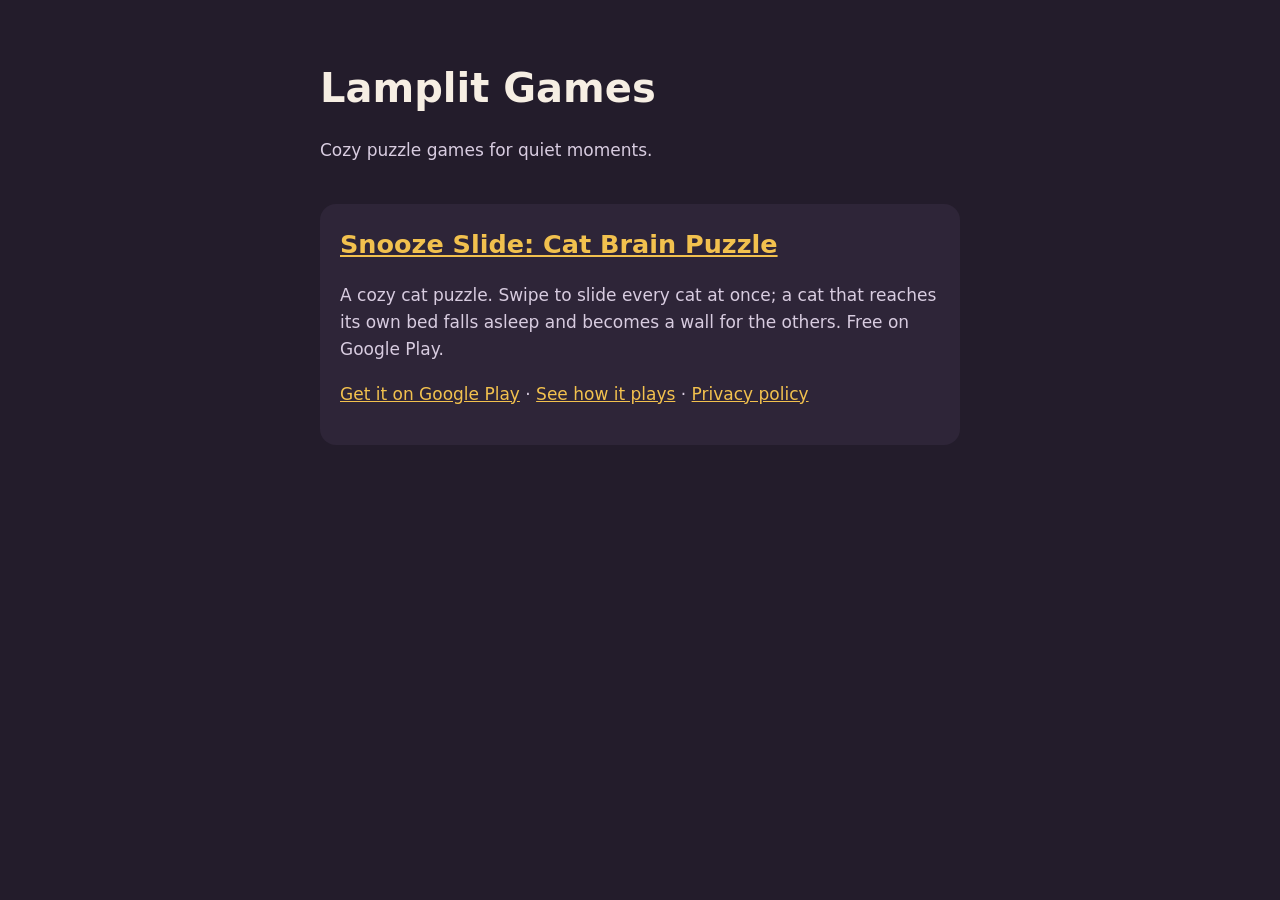
<file: index.html>
<!doctype html>
<html lang="en">
<head>
<meta charset="utf-8">
<meta name="viewport" content="width=device-width, initial-scale=1">
<title>Lamplit Games: cozy puzzle games for Android</title>
<link rel="icon" href="/snooze-slide/img/icon.png">
<meta name="description" content="Lamplit Games makes cozy puzzle games for quiet moments. Snooze Slide, a cozy cat puzzle for Android, is free on Google Play.">
<meta property="og:title" content="Lamplit Games: cozy puzzle games">
<meta property="og:image" content="https://sazzal56.github.io/snooze-slide/img/feature.jpg">
<link rel="canonical" href="https://sazzal56.github.io/">
<style>
  body { margin: 0; background: #231C2B; color: #F6EEE3; font: 17px/1.6 system-ui, "Segoe UI", sans-serif; }
  main { max-width: 640px; margin: 0 auto; padding: 56px 20px; }
  h1 { font-size: 40px; margin: 0 0 8px; }
  p { color: #D8CCE0; }
  a { color: #F2C14E; }
  .game { margin-top: 40px; padding: 20px; border-radius: 16px; background: #2E2538; }
  .game h2 { margin: 0 0 6px; }
</style>
</head>
<body>
<main>
  <h1>Lamplit Games</h1>
  <p>Cozy puzzle games for quiet moments.</p>
  <div class="game">
    <h2><a href="snooze-slide/">Snooze Slide: Cat Brain Puzzle</a></h2>
    <p>A cozy cat puzzle. Swipe to slide every cat at once; a cat that reaches its own bed falls asleep and becomes a wall for the others. Free on Google Play.</p>
    <p><a href="https://play.google.com/store/apps/details?id=com.lamplitgames.snoozeslide&amp;referrer=utm_source%3Dwebsite%26utm_medium%3Droot">Get it on Google Play</a> · <a href="snooze-slide/">See how it plays</a> · <a href="privacy.html">Privacy policy</a></p>
  </div>
</main>
</body>
</html>
</file>
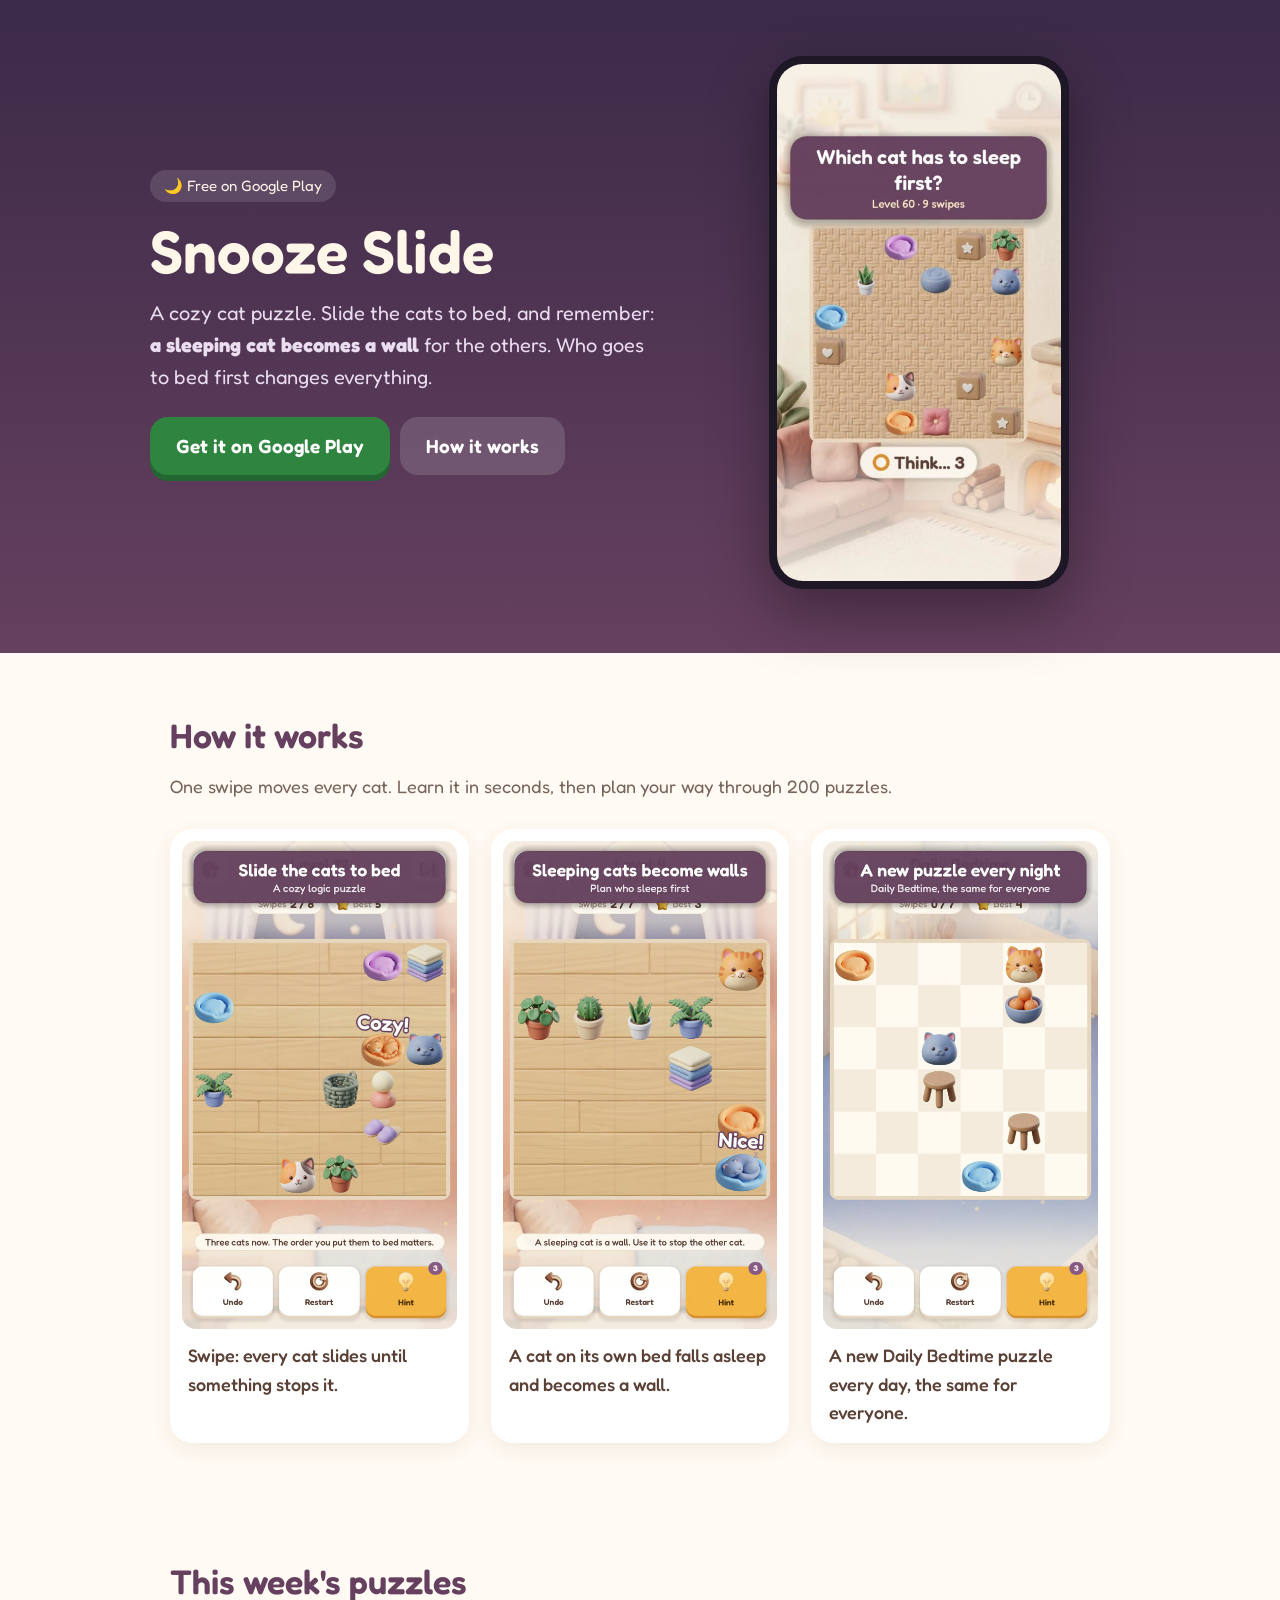
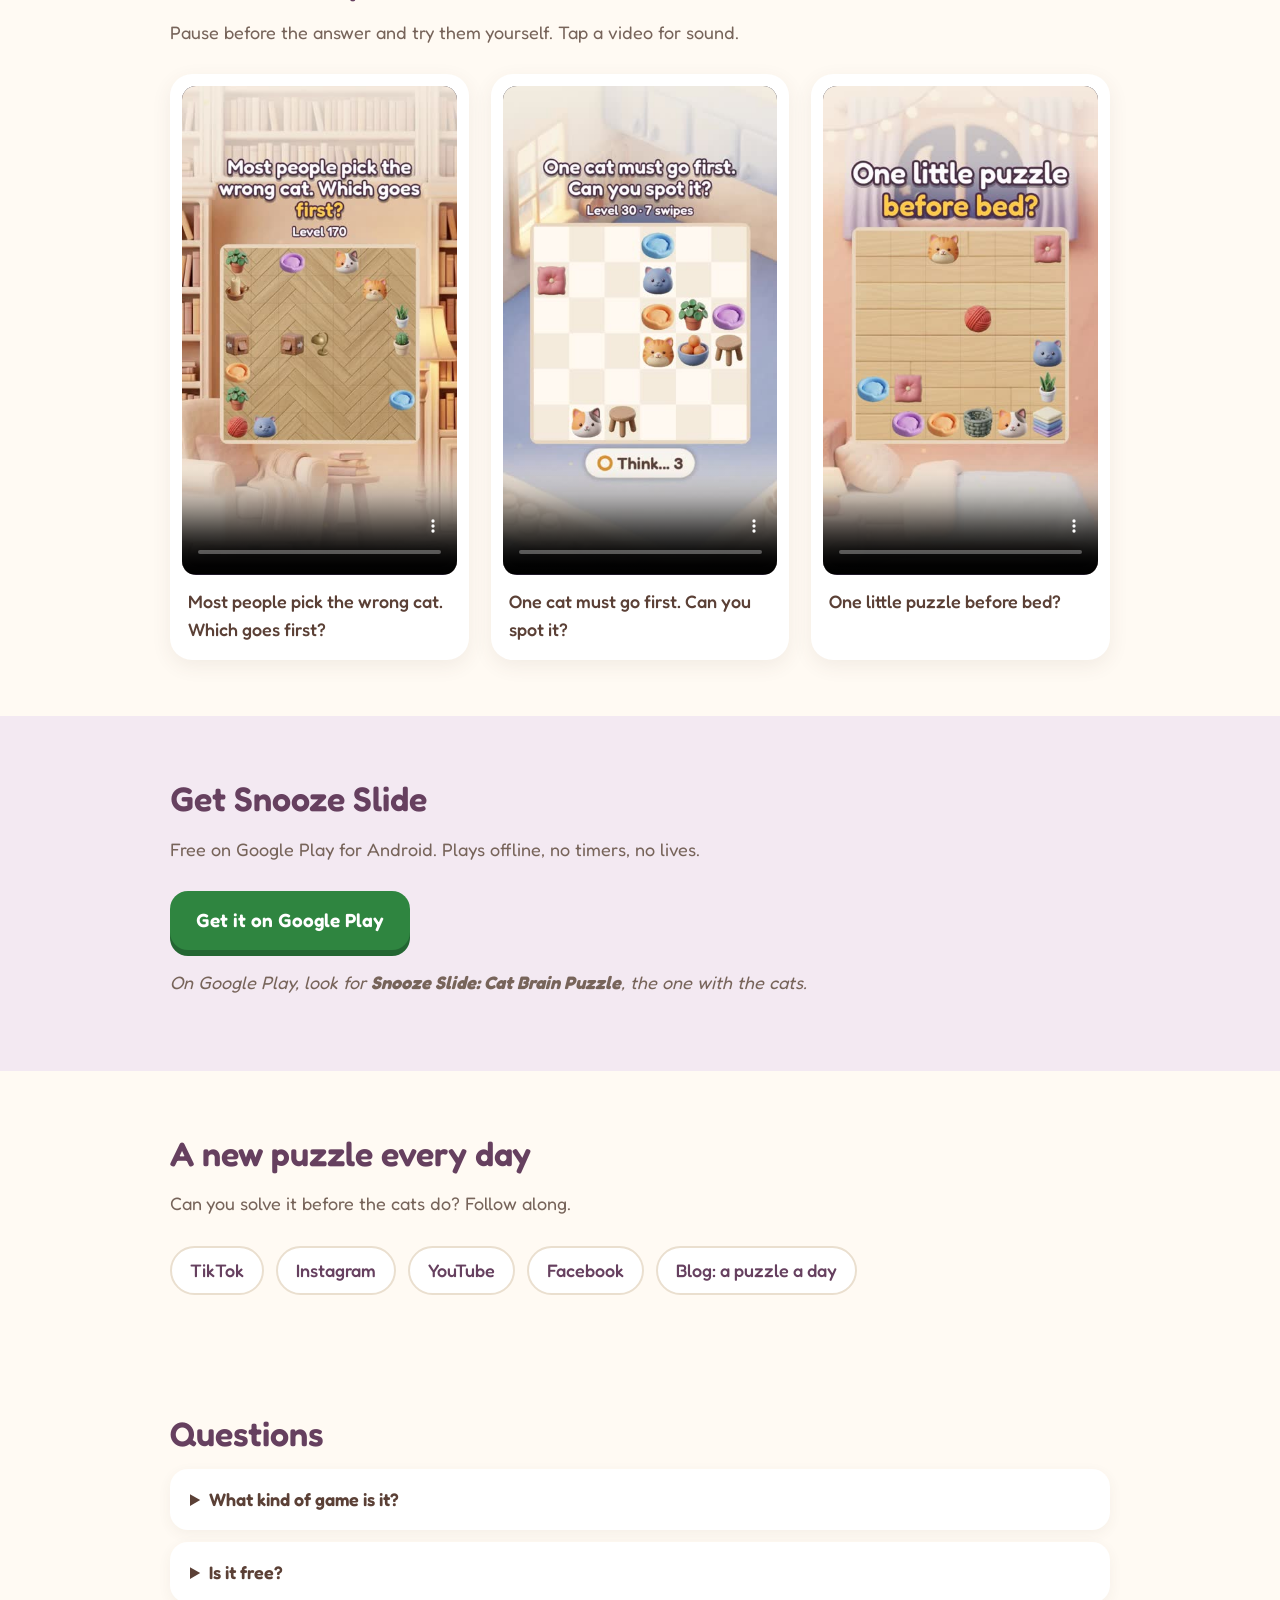
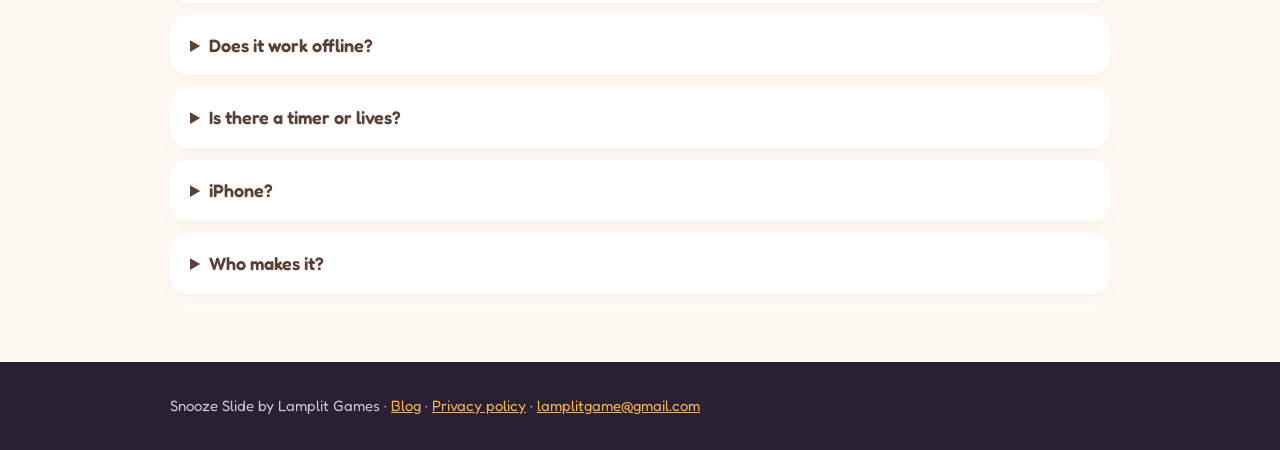
<file: snooze-slide/index.html>
<!doctype html>
<html lang="en">
<head>
<meta charset="utf-8">
<meta name="viewport" content="width=device-width, initial-scale=1">
<title>Snooze Slide: Cat Brain Puzzle for Android</title>
<meta name="description" content="Slide the cats to bed. Sleeping cats become walls. Snooze Slide is a cozy cat puzzle game for Android with 200 levels and a new Bedtime puzzle every day. Free, plays offline.">
<link rel="canonical" href="https://sazzal56.github.io/snooze-slide/">
<link rel="icon" href="img/icon.png">
<meta property="og:type" content="website">
<meta property="og:title" content="Snooze Slide: Cat Brain Puzzle">
<meta property="og:description" content="Slide the cats to bed. Sleeping cats become walls. Free on Google Play.">
<meta property="og:image" content="https://sazzal56.github.io/snooze-slide/img/feature.jpg">
<meta property="og:url" content="https://sazzal56.github.io/snooze-slide/">
<meta name="twitter:card" content="summary_large_image">
<meta name="theme-color" content="#66405F">
<link rel="preconnect" href="https://fonts.googleapis.com">
<link rel="preconnect" href="https://fonts.gstatic.com" crossorigin>
<link href="https://fonts.googleapis.com/css2?family=Fredoka:wght@400;500;600&display=swap" rel="stylesheet" media="print" onload="this.media='all'">
<noscript><link href="https://fonts.googleapis.com/css2?family=Fredoka:wght@400;500;600&display=swap" rel="stylesheet"></noscript>
<script type="application/ld+json">
{
  "@context": "https://schema.org",
  "@graph": [
    {
      "@type": "Organization",
      "@id": "https://sazzal56.github.io/#org",
      "name": "Lamplit Games",
      "url": "https://sazzal56.github.io/",
      "email": "lamplitgame@gmail.com",
      "logo": "https://sazzal56.github.io/snooze-slide/img/icon.png",
      "sameAs": [
        "https://www.youtube.com/@snoozeslide",
        "https://www.tiktok.com/@snoozeslide",
        "https://www.facebook.com/snoozeslide",
        "https://www.instagram.com/snooze.slide/"
      ]
    },
    {
      "@type": ["VideoGame", "MobileApplication"],
      "@id": "https://sazzal56.github.io/snooze-slide/#game",
      "name": "Snooze Slide",
      "alternateName": "Snooze Slide: Cat Brain Puzzle",
      "description": "A cozy cat puzzle game for Android. Swipe to slide every cat at once; a cat that reaches its own bed falls asleep and becomes a wall for the others. 200 levels, a new Daily Bedtime puzzle every day, and it plays offline.",
      "url": "https://sazzal56.github.io/snooze-slide/",
      "image": "https://sazzal56.github.io/snooze-slide/img/feature.jpg",
      "screenshot": [
        "https://sazzal56.github.io/snooze-slide/img/1_slide.jpg",
        "https://sazzal56.github.io/snooze-slide/img/2_walls.jpg",
        "https://sazzal56.github.io/snooze-slide/img/5_daily.jpg"
      ],
      "genre": ["Puzzle", "Logic", "Casual"],
      "gamePlatform": "Android",
      "operatingSystem": "Android",
      "applicationCategory": "GameApplication",
      "inLanguage": "en",
      "installUrl": "https://play.google.com/store/apps/details?id=com.lamplitgames.snoozeslide",
      "sameAs": ["https://play.google.com/store/apps/details?id=com.lamplitgames.snoozeslide"],
      "offers": { "@type": "Offer", "price": "0", "priceCurrency": "USD" },
      "author": { "@id": "https://sazzal56.github.io/#org" },
      "publisher": { "@id": "https://sazzal56.github.io/#org" }
    }
  ]
}
</script>
<style>
  :root { --plum: #8A5A86; --plum-deep: #66405F; --night: #2A2033; --cream: #FFFAF3; --ink: #5B4036; --muted: #77645A; --gold: #F4B546; --go: #2F8540; --go-lip: #236632; }
  * { box-sizing: border-box; }
  body { margin: 0; background: var(--cream); color: var(--ink); font: 18px/1.6 "Fredoka", system-ui, sans-serif; }
  a { color: var(--plum-deep); }
  header { background: linear-gradient(180deg, #3B2A48 0%, var(--plum-deep) 100%); color: #FFF6EA; }
  .wrap { max-width: 980px; margin: 0 auto; padding: 0 20px; }
  .hero { display: grid; grid-template-columns: 1.1fr 0.9fr; gap: 40px; align-items: center; padding: 56px 0 64px; }
  .hero h1 { font-size: clamp(38px, 6vw, 60px); line-height: 1.05; margin: 0 0 14px; font-weight: 600; }
  .hero p { font-size: 20px; color: #EBDDF0; margin: 0 0 24px; }
  .tag { display: inline-block; background: rgba(255,255,255,.12); padding: 4px 14px; border-radius: 99px; font-size: 15px; margin-bottom: 18px; }
  .btn { display: inline-block; background: var(--go); color: #fff; text-decoration: none; font-weight: 600; font-size: 19px; padding: 14px 26px; border-radius: 18px; box-shadow: 0 6px 0 var(--go-lip); }
  .btn.alt { background: rgba(255,255,255,.14); box-shadow: none; margin-left: 10px; }
  .phone { justify-self: center; width: min(300px, 80vw); aspect-ratio: 9/16; border-radius: 34px; overflow: hidden; border: 8px solid #1E1726; box-shadow: 0 24px 60px rgba(0,0,0,.35); background: #1E1726; }
  .phone video { width: 100%; height: 100%; object-fit: cover; display: block; }
  section { padding: 56px 0; }
  h2 { font-size: 34px; margin: 0 0 8px; font-weight: 600; color: var(--plum-deep); }
  .lead { color: var(--muted); margin: 0 0 28px; }
  .steps { display: grid; grid-template-columns: repeat(3, 1fr); gap: 22px; }
  .steps figure { margin: 0; background: #fff; border-radius: 22px; padding: 12px; box-shadow: 0 6px 20px rgba(91,64,54,.08); }
  .steps img, .steps video { width: 100%; height: auto; border-radius: 14px; display: block; }
  .steps video { aspect-ratio: 9 / 16; background: #1E1726; }
  .steps figcaption { padding: 12px 6px 4px; font-weight: 500; }
  .early { background: #F3E9F2; }
  .card { background: #fff; border-radius: 24px; padding: 28px; box-shadow: 0 6px 20px rgba(91,64,54,.08); }
  ol.join { margin: 0; padding-left: 22px; }
  ol.join li { margin: 0 0 14px; }
  .soon { color: var(--muted); font-style: italic; }
  .social { display: flex; flex-wrap: wrap; gap: 12px; }
  .social a { background: #fff; border: 2px solid #EADFCF; border-radius: 99px; padding: 8px 18px; text-decoration: none; font-weight: 500; }
  details { background: #fff; border-radius: 18px; padding: 16px 20px; margin: 0 0 12px; box-shadow: 0 4px 14px rgba(91,64,54,.06); }
  summary { font-weight: 600; cursor: pointer; }
  footer { background: var(--night); color: #CFC2D8; padding: 32px 0; font-size: 15px; }
  footer a { color: var(--gold); }
  @media (max-width: 760px) {
    .hero { grid-template-columns: 1fr; padding: 40px 0 48px; text-align: center; }
    .steps { grid-template-columns: 1fr; }
    .btn.alt { margin: 12px 0 0; }
  }
</style>
</head>
<body>
<header>
  <div class="wrap hero">
    <div>
      <span class="tag">🌙 Free on Google Play</span>
      <h1>Snooze Slide</h1>
      <p>A cozy cat puzzle. Slide the cats to bed, and remember: <strong>a sleeping cat becomes a wall</strong> for the others. Who goes to bed first changes everything.</p>
      <a class="btn" href="https://play.google.com/store/apps/details?id=com.lamplitgames.snoozeslide&amp;referrer=utm_source%3Dwebsite%26utm_medium%3Dhero">Get it on Google Play</a><a class="btn alt" href="#how">How it works</a>
    </div>
    <div class="phone"><video src="img/gameplay.mp4" poster="img/gameplay_poster.jpg" autoplay muted loop playsinline aria-label="Snooze Slide gameplay: which cat goes to bed first?"></video></div>
  </div>
</header>

<main>
  <section id="how">
    <div class="wrap">
      <h2>How it works</h2>
      <p class="lead">One swipe moves every cat. Learn it in seconds, then plan your way through 200 puzzles.</p>
      <div class="steps">
        <figure><img src="img/1_slide.jpg" alt="Swipe to slide every cat at once" loading="lazy" width="540" height="960"><figcaption>Swipe: every cat slides until something stops it.</figcaption></figure>
        <figure><img src="img/2_walls.jpg" alt="Sleeping cats become walls" loading="lazy" width="540" height="960"><figcaption>A cat on its own bed falls asleep and becomes a wall.</figcaption></figure>
        <figure><img src="img/5_daily.jpg" alt="A new Daily Bedtime puzzle every day" loading="lazy" width="540" height="960"><figcaption>A new Daily Bedtime puzzle every day, the same for everyone.</figcaption></figure>
      </div>
    </div>
  </section>

  <section id="week">
    <div class="wrap">
      <h2>This week's puzzles</h2>
      <p class="lead">Pause before the answer and try them yourself. Tap a video for sound.</p>
      <div class="steps">
        <!-- WEEK -->
        <figure><video src="week/1_comment.mp4" poster="week/1_comment.jpg" muted loop playsinline preload="none" controls aria-label="Most people pick the wrong cat. Which goes first?"></video><figcaption>Most people pick the wrong cat. Which goes first?</figcaption></figure>
        <figure><video src="week/2_which.mp4" poster="week/2_which.jpg" muted loop playsinline preload="none" controls aria-label="One cat must go first. Can you spot it?"></video><figcaption>One cat must go first. Can you spot it?</figcaption></figure>
        <figure><video src="week/3_relax.mp4" poster="week/3_relax.jpg" muted loop playsinline preload="none" controls aria-label="One little puzzle before bed?"></video><figcaption>One little puzzle before bed?</figcaption></figure>
        <!-- /WEEK -->
      </div>
    </div>
  </section>

  <section id="get" class="early">
    <div class="wrap">
      <h2>Get Snooze Slide</h2>
      <p class="lead">Free on Google Play for Android. Plays offline, no timers, no lives.</p>
      <a class="btn" href="https://play.google.com/store/apps/details?id=com.lamplitgames.snoozeslide&amp;referrer=utm_source%3Dwebsite%26utm_medium%3Dget">Get it on Google Play</a>
      <p class="soon">On Google Play, look for <strong>Snooze Slide: Cat Brain Puzzle</strong>, the one with the cats.</p>
    </div>
  </section>

  <section id="follow">
    <div class="wrap">
      <h2>A new puzzle every day</h2>
      <p class="lead">Can you solve it before the cats do? Follow along.</p>
      <div class="social">
        <a href="https://www.tiktok.com/@snoozeslide">TikTok</a>
        <a href="https://www.instagram.com/snooze.slide/">Instagram</a>
        <a href="https://www.youtube.com/@snoozeslide">YouTube</a>
        <a href="https://www.facebook.com/snoozeslide">Facebook</a>
        <a href="blog/">Blog: a puzzle a day</a>
      </div>
    </div>
  </section>

  <section id="faq">
    <div class="wrap">
      <h2>Questions</h2>
      <details><summary>What kind of game is it?</summary><p>A calm logic puzzle with cats. Each swipe slides every cat in the room at once; get each cat onto its own bed. Once a cat is asleep it stays put and blocks the others, so the order matters. There are soft cushions, cardboard boxes, one-way cat flaps and rolling balls of yarn as you go from room to room.</p></details>
      <details><summary>Is it free?</summary><p>Yes, it's free to play, with ads. Hints come with an optional short ad; there are never ads at launch or in the middle of a puzzle.</p></details>
      <details><summary>Does it work offline?</summary><p>Yes. Every puzzle works offline.</p></details>
      <details><summary>Is there a timer or lives?</summary><p>No. No timers, no lives, no rush. Undo any swipe, restart anytime.</p></details>
      <details><summary>iPhone?</summary><p>Android first. If you'd like an iPhone version, tell us: <a href="mailto:lamplitgame@gmail.com">lamplitgame@gmail.com</a></p></details>
      <details><summary>Who makes it?</summary><p>One person, one cozy room at a time, as Lamplit Games.</p></details>
    </div>
  </section>
</main>

<footer>
  <div class="wrap">Snooze Slide by Lamplit Games · <a href="blog/">Blog</a> · <a href="../privacy.html">Privacy policy</a> · <a href="mailto:lamplitgame@gmail.com">lamplitgame@gmail.com</a></div>
</footer>
</body>
</html>
</file>
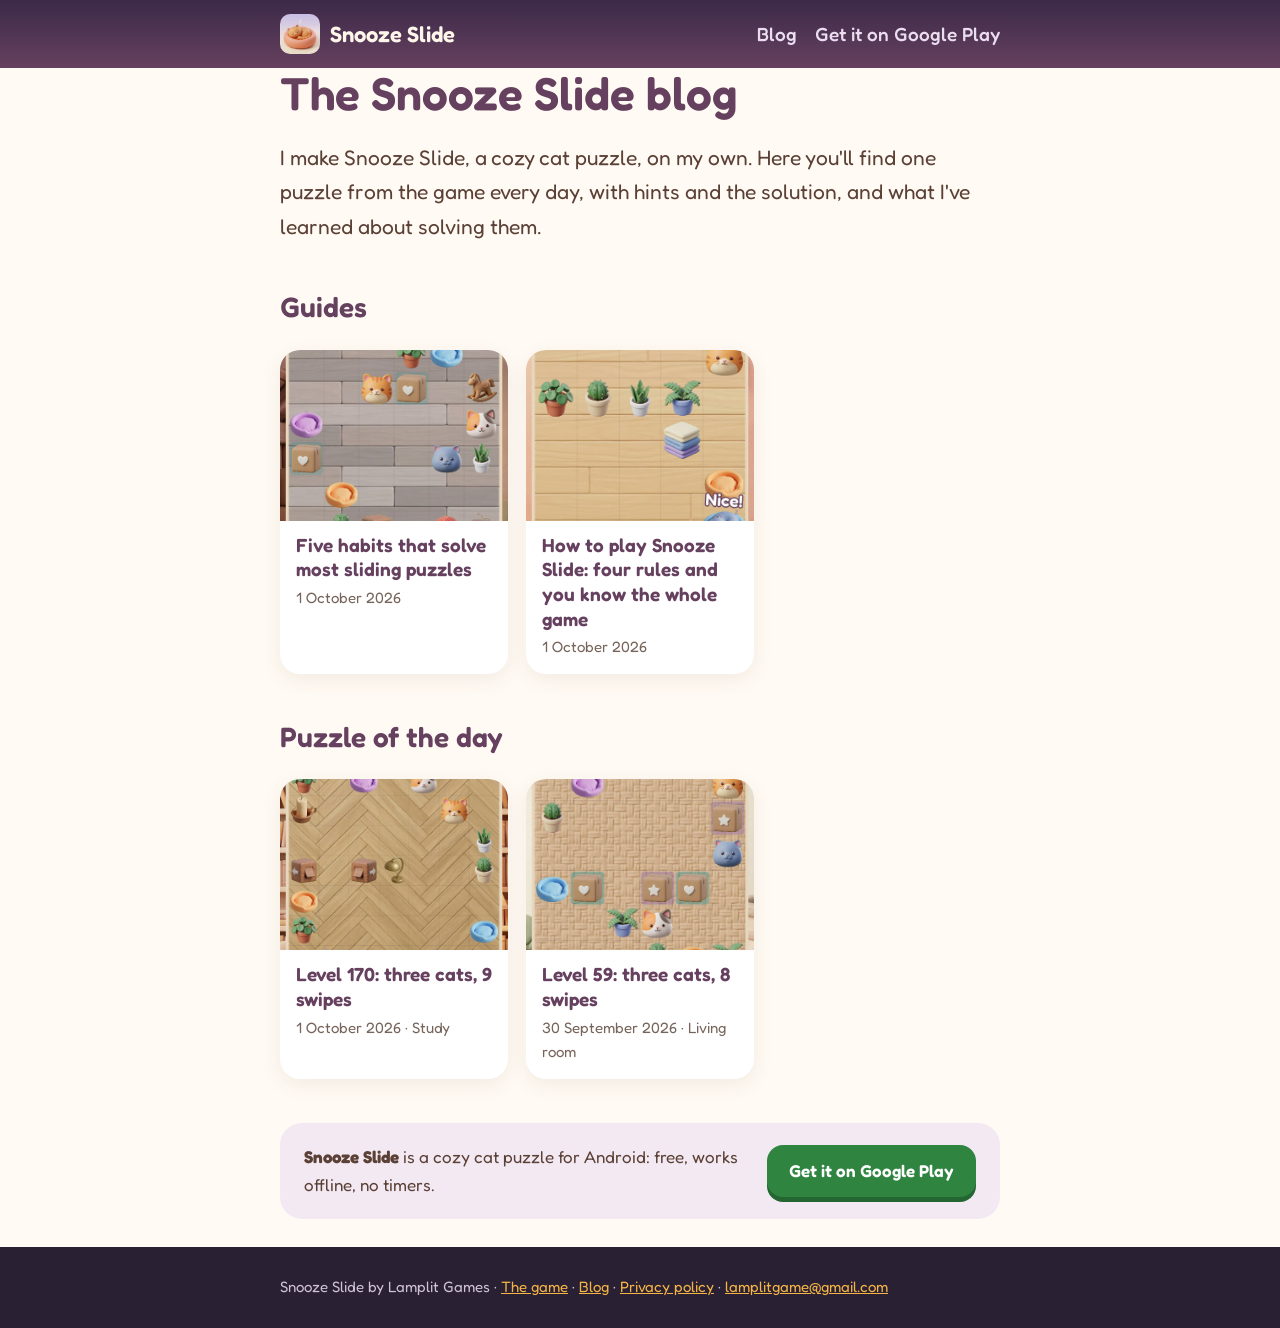
<file: snooze-slide/blog/index.html>
<!doctype html>
<html lang="en">
<head>
<meta charset="utf-8">
<meta name="viewport" content="width=device-width, initial-scale=1">
<title>The Snooze Slide blog: a cat puzzle a day, and how to solve them</title>
<meta name="description" content="A new Snooze Slide cat puzzle every day with hints and the solution, plus guides to sliding puzzles from the person who makes the game.">
<link rel="canonical" href="https://sazzal56.github.io/snooze-slide/blog/">
<link rel="icon" href="/snooze-slide/img/icon.png">
<link rel="alternate" type="application/rss+xml" title="Snooze Slide blog" href="/snooze-slide/blog/feed.xml">
<meta property="og:type" content="article">
<meta property="og:title" content="The Snooze Slide blog: a cat puzzle a day, and how to solve them">
<meta property="og:description" content="A new Snooze Slide cat puzzle every day with hints and the solution, plus guides to sliding puzzles from the person who makes the game.">
<meta property="og:image" content="https://sazzal56.github.io/snooze-slide/img/feature.jpg">
<meta property="og:url" content="https://sazzal56.github.io/snooze-slide/blog/">
<meta name="twitter:card" content="summary_large_image">
<meta name="theme-color" content="#66405F">
<link rel="preconnect" href="https://fonts.googleapis.com">
<link rel="preconnect" href="https://fonts.gstatic.com" crossorigin>
<link href="https://fonts.googleapis.com/css2?family=Fredoka:wght@400;500;600&display=swap" rel="stylesheet" media="print" onload="this.media='all'">
<noscript><link href="https://fonts.googleapis.com/css2?family=Fredoka:wght@400;500;600&display=swap" rel="stylesheet"></noscript>
<link rel="stylesheet" href="/snooze-slide/blog/blog.css">
<script type="application/ld+json">
{
  "@context": "https://schema.org",
  "@type": "Blog",
  "name": "The Snooze Slide blog",
  "url": "https://sazzal56.github.io/snooze-slide/blog/",
  "publisher": {
    "@type": "Organization",
    "name": "Lamplit Games"
  }
}
</script>
</head>
<body>
<header><div class="wrap bar"><a class="brand" href="/snooze-slide/"><img src="/snooze-slide/img/icon.png" alt="" width="40" height="40">Snooze Slide</a><nav><a href="/snooze-slide/blog/">Blog</a><a href="https://play.google.com/store/apps/details?id=com.lamplitgames.snoozeslide&amp;referrer=utm_source%3Dwebsite%26utm_medium%3Dblog">Get it on Google Play</a></nav></div></header>
<main class="wrap">
<h1>The Snooze Slide blog</h1>
<p class="lead">I make Snooze Slide, a cozy cat puzzle, on my own. Here you'll find one puzzle from the game every day, with hints and the solution, and what I've learned about solving them.</p>
<h2>Guides</h2>
<ul class="cards">
  <li><a href="/snooze-slide/blog/sliding-puzzle-tips/"><img src="/snooze-slide/img/4_objects.jpg" alt="" loading="lazy"><span>Five habits that solve most sliding puzzles</span><small>1 October 2026</small></a></li>
  <li><a href="/snooze-slide/blog/how-to-play/"><img src="/snooze-slide/img/2_walls.jpg" alt="" loading="lazy"><span>How to play Snooze Slide: four rules and you know the whole game</span><small>1 October 2026</small></a></li>
</ul>
<h2>Puzzle of the day</h2>
<ul class="cards">
  <li><a href="/snooze-slide/blog/puzzle-2026-10-01/"><img src="/snooze-slide/blog/puzzle-2026-10-01/board.jpg" alt="" loading="lazy"><span>Level 170: three cats, 9 swipes</span><small>1 October 2026 · Study</small></a></li>
  <li><a href="/snooze-slide/blog/puzzle-2026-09-30/"><img src="/snooze-slide/blog/puzzle-2026-09-30/board.jpg" alt="" loading="lazy"><span>Level 59: three cats, 8 swipes</span><small>30 September 2026 · Living room</small></a></li>
</ul>

<aside class="cta"><div><strong>Snooze Slide</strong> is a cozy cat puzzle for Android: free, works offline, no timers.</div><a class="btn" href="https://play.google.com/store/apps/details?id=com.lamplitgames.snoozeslide&amp;referrer=utm_source%3Dwebsite%26utm_medium%3Dblog">Get it on Google Play</a></aside>
</main>
<footer><div class="wrap">Snooze Slide by Lamplit Games · <a href="/snooze-slide/">The game</a> · <a href="/snooze-slide/blog/">Blog</a> · <a href="/privacy.html">Privacy policy</a> · <a href="mailto:lamplitgame@gmail.com">lamplitgame@gmail.com</a></div></footer>
</body>
</html>
</file>
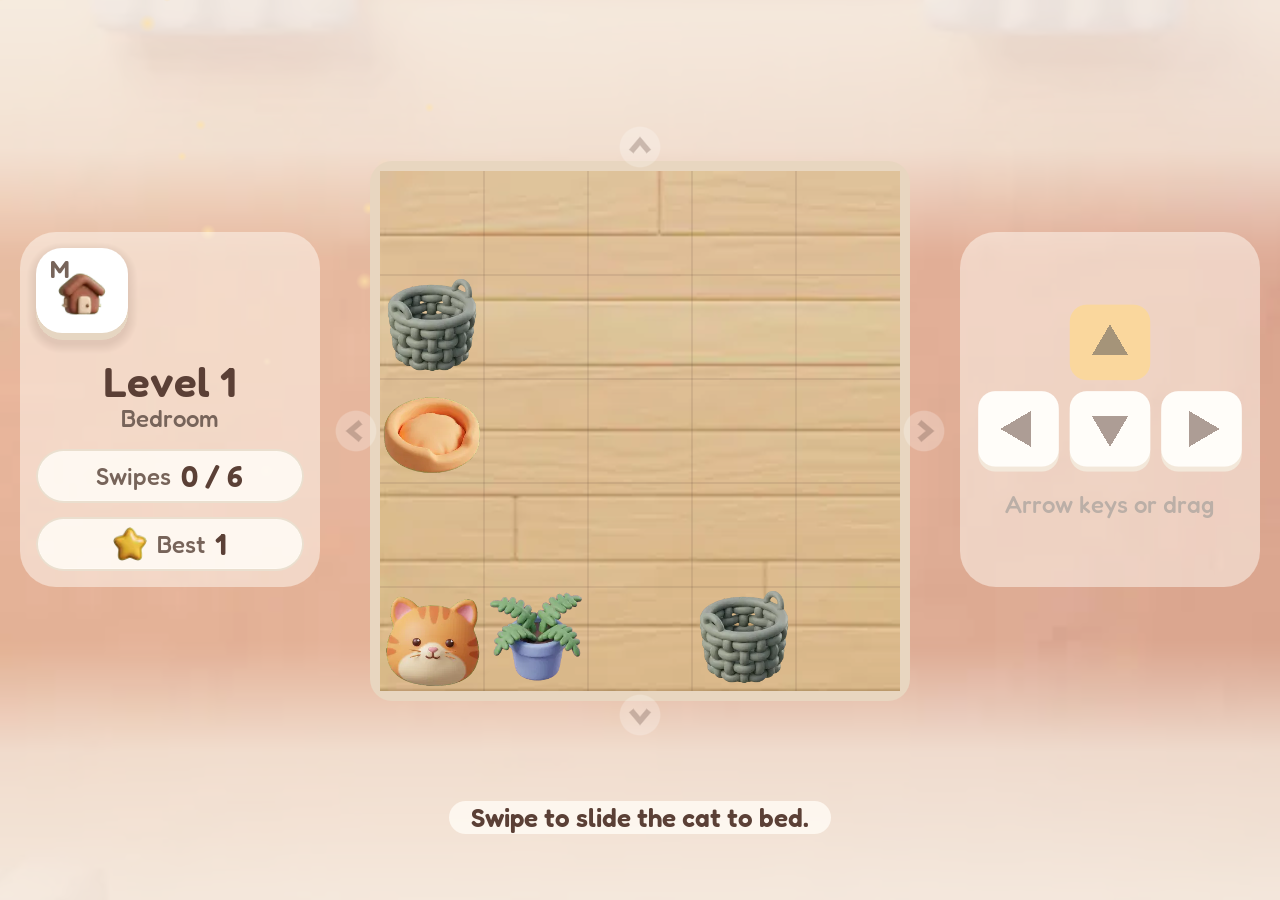
<file: snooze-slide/play-p7k3/index.html>
<!DOCTYPE html>
<html lang="en">
	<head><meta name="robots" content="noindex,nofollow">
		<meta charset="utf-8">
		<meta name="viewport" content="width=device-width, user-scalable=no, initial-scale=1.0">
		<title>Snooze Slide</title>
		<style>
html, body, #canvas {
	margin: 0;
	padding: 0;
	border: 0;
}

body {
	color: white;
	background-color: black;
	overflow: hidden;
	touch-action: none;
}

#canvas {
	display: block;
}

#canvas:focus {
	outline: none;
}

#status, #status-splash, #status-progress {
	position: absolute;
	left: 0;
	right: 0;
}

#status, #status-splash {
	top: 0;
	bottom: 0;
}

#status {
	background-color: #f7f0e6;
	display: flex;
	flex-direction: column;
	justify-content: center;
	align-items: center;
	visibility: hidden;
}

#status-splash {
	max-height: 100%;
	max-width: 100%;
	margin: auto;
}

#status-splash.show-image--false {
	display: none;
}

#status-splash.fullsize--true {
	height: 100%;
	width: 100%;
	object-fit: contain;
}

#status-splash.use-filter--false {
	image-rendering: pixelated;
}

#status-progress, #status-notice {
	display: none;
}

#status-progress {
	bottom: 10%;
	width: 50%;
	margin: 0 auto;
}

#status-notice {
	background-color: #5b3943;
	border-radius: 0.5rem;
	border: 1px solid #9b3943;
	color: #e0e0e0;
	font-family: 'Noto Sans', 'Droid Sans', Arial, sans-serif;
	line-height: 1.3;
	margin: 0 2rem;
	overflow: hidden;
	padding: 1rem;
	text-align: center;
	z-index: 1;
}
		</style>
		<link id="-gd-engine-icon" rel="icon" type="image/png" href="index.icon.png" />
<link rel="apple-touch-icon" href="index.apple-touch-icon.png"/>
<script>(function(){var w=window,want=false,done=false;w.snzReady=false;w.snzMuted=false;function sdk(){return w.CrazyGames&&w.CrazyGames.SDK;}function mute(v){w.snzMuted=!!v;if(w.snzMuteCb){try{w.snzMuteCb(w.snzMuted);}catch(e){}}}function stopLoading(){if(!done){done=true;try{sdk().game.loadingStop();}catch(e){}}}function boot(){try{if(sdk()){sdk().init().then(function(){var s=sdk();if(s.environment==='disabled'){return;}w.snzReady=true;try{s.game.loadingStart();}catch(e){}if(want){stopLoading();}try{mute(s.game.settings.muteAudio);s.game.addSettingsChangeListener(function(n){mute(n.muteAudio);});}catch(e){}}).catch(function(){});}}catch(e){}}if(document.body){boot();}else{document.addEventListener('DOMContentLoaded',boot);}w.snzLoadingStop=function(){want=true;if(w.snzReady){stopLoading();}};w.snzGame=function(f){try{sdk().game[f]();}catch(e){}};w.snzAd=function(t,cb){var fin=false;function end(r){if(fin){return;}fin=true;try{cb(r);}catch(e){}}try{sdk().ad.requestAd(t,{adStarted:function(){try{cb('started');}catch(e){}},adFinished:function(){end('finished');},adError:function(){end('error');}});}catch(e){end('error');}};var k={ArrowUp:1,ArrowDown:1,ArrowLeft:1,ArrowRight:1,' ':1,Spacebar:1};addEventListener('keydown',function(e){if(k[e.key]||e.code==='Space')e.preventDefault();},true);addEventListener('pointerdown',function(){var c=document.getElementById('canvas');if(c&&document.activeElement!==c)c.focus();},true);})();</script>
	</head>
	<body>
		<canvas id="canvas">
			Your browser does not support the canvas tag.
		</canvas>

		<noscript>
			Your browser does not support JavaScript.
		</noscript>

		<div id="status">
			<img id="status-splash" class="show-image--false fullsize--false use-filter--true" src="index.png" alt="">
			<progress id="status-progress"></progress>
			<div id="status-notice"></div>
		</div>

		<script src="index.js"></script>
		<script>
const GODOT_CONFIG = {"args":[],"canvasResizePolicy":2,"emscriptenPoolSize":8,"ensureCrossOriginIsolationHeaders":true,"executable":"index","experimentalVK":false,"fileSizes":{"index.pck":2931956,"index.wasm":23117824},"focusCanvas":true,"gdextensionLibs":[],"godotPoolSize":4};
const GODOT_THREADS_ENABLED = false;
const engine = new Engine(GODOT_CONFIG);

(function () {
	const statusOverlay = document.getElementById('status');
	const statusProgress = document.getElementById('status-progress');
	const statusNotice = document.getElementById('status-notice');

	let initializing = true;
	let statusMode = '';

	function setStatusMode(mode) {
		if (statusMode === mode || !initializing) {
			return;
		}
		if (mode === 'hidden') {
			statusOverlay.remove();
			initializing = false;
			return;
		}
		statusOverlay.style.visibility = 'visible';
		statusProgress.style.display = mode === 'progress' ? 'block' : 'none';
		statusNotice.style.display = mode === 'notice' ? 'block' : 'none';
		statusMode = mode;
	}

	function setStatusNotice(text) {
		while (statusNotice.lastChild) {
			statusNotice.removeChild(statusNotice.lastChild);
		}
		const lines = text.split('\n');
		lines.forEach((line) => {
			statusNotice.appendChild(document.createTextNode(line));
			statusNotice.appendChild(document.createElement('br'));
		});
	}

	function displayFailureNotice(err) {
		console.error(err);
		if (err instanceof Error) {
			setStatusNotice(err.message);
		} else if (typeof err === 'string') {
			setStatusNotice(err);
		} else {
			setStatusNotice('An unknown error occurred.');
		}
		setStatusMode('notice');
		initializing = false;
	}

	const missing = Engine.getMissingFeatures({
		threads: GODOT_THREADS_ENABLED,
	});

	if (missing.length !== 0) {
		if (GODOT_CONFIG['serviceWorker'] && GODOT_CONFIG['ensureCrossOriginIsolationHeaders'] && 'serviceWorker' in navigator) {
			let serviceWorkerRegistrationPromise;
			try {
				serviceWorkerRegistrationPromise = navigator.serviceWorker.getRegistration();
			} catch (err) {
				serviceWorkerRegistrationPromise = Promise.reject(new Error('Service worker registration failed.'));
			}
			// There's a chance that installing the service worker would fix the issue
			Promise.race([
				serviceWorkerRegistrationPromise.then((registration) => {
					if (registration != null) {
						return Promise.reject(new Error('Service worker already exists.'));
					}
					return registration;
				}).then(() => engine.installServiceWorker()),
				// For some reason, `getRegistration()` can stall
				new Promise((resolve) => {
					setTimeout(() => resolve(), 2000);
				}),
			]).then(() => {
				// Reload if there was no error.
				window.location.reload();
			}).catch((err) => {
				console.error('Error while registering service worker:', err);
			});
		} else {
			// Display the message as usual
			const missingMsg = 'Error\nThe following features required to run Godot projects on the Web are missing:\n';
			displayFailureNotice(missingMsg + missing.join('\n'));
		}
	} else {
		setStatusMode('progress');
		engine.startGame({
			'onProgress': function (current, total) {
				if (current > 0 && total > 0) {
					statusProgress.value = current;
					statusProgress.max = total;
				} else {
					statusProgress.removeAttribute('value');
					statusProgress.removeAttribute('max');
				}
			},
		}).then(() => {
			setStatusMode('hidden');
		}, displayFailureNotice);
	}
}());
		</script>
	</body>
</html>
</file>
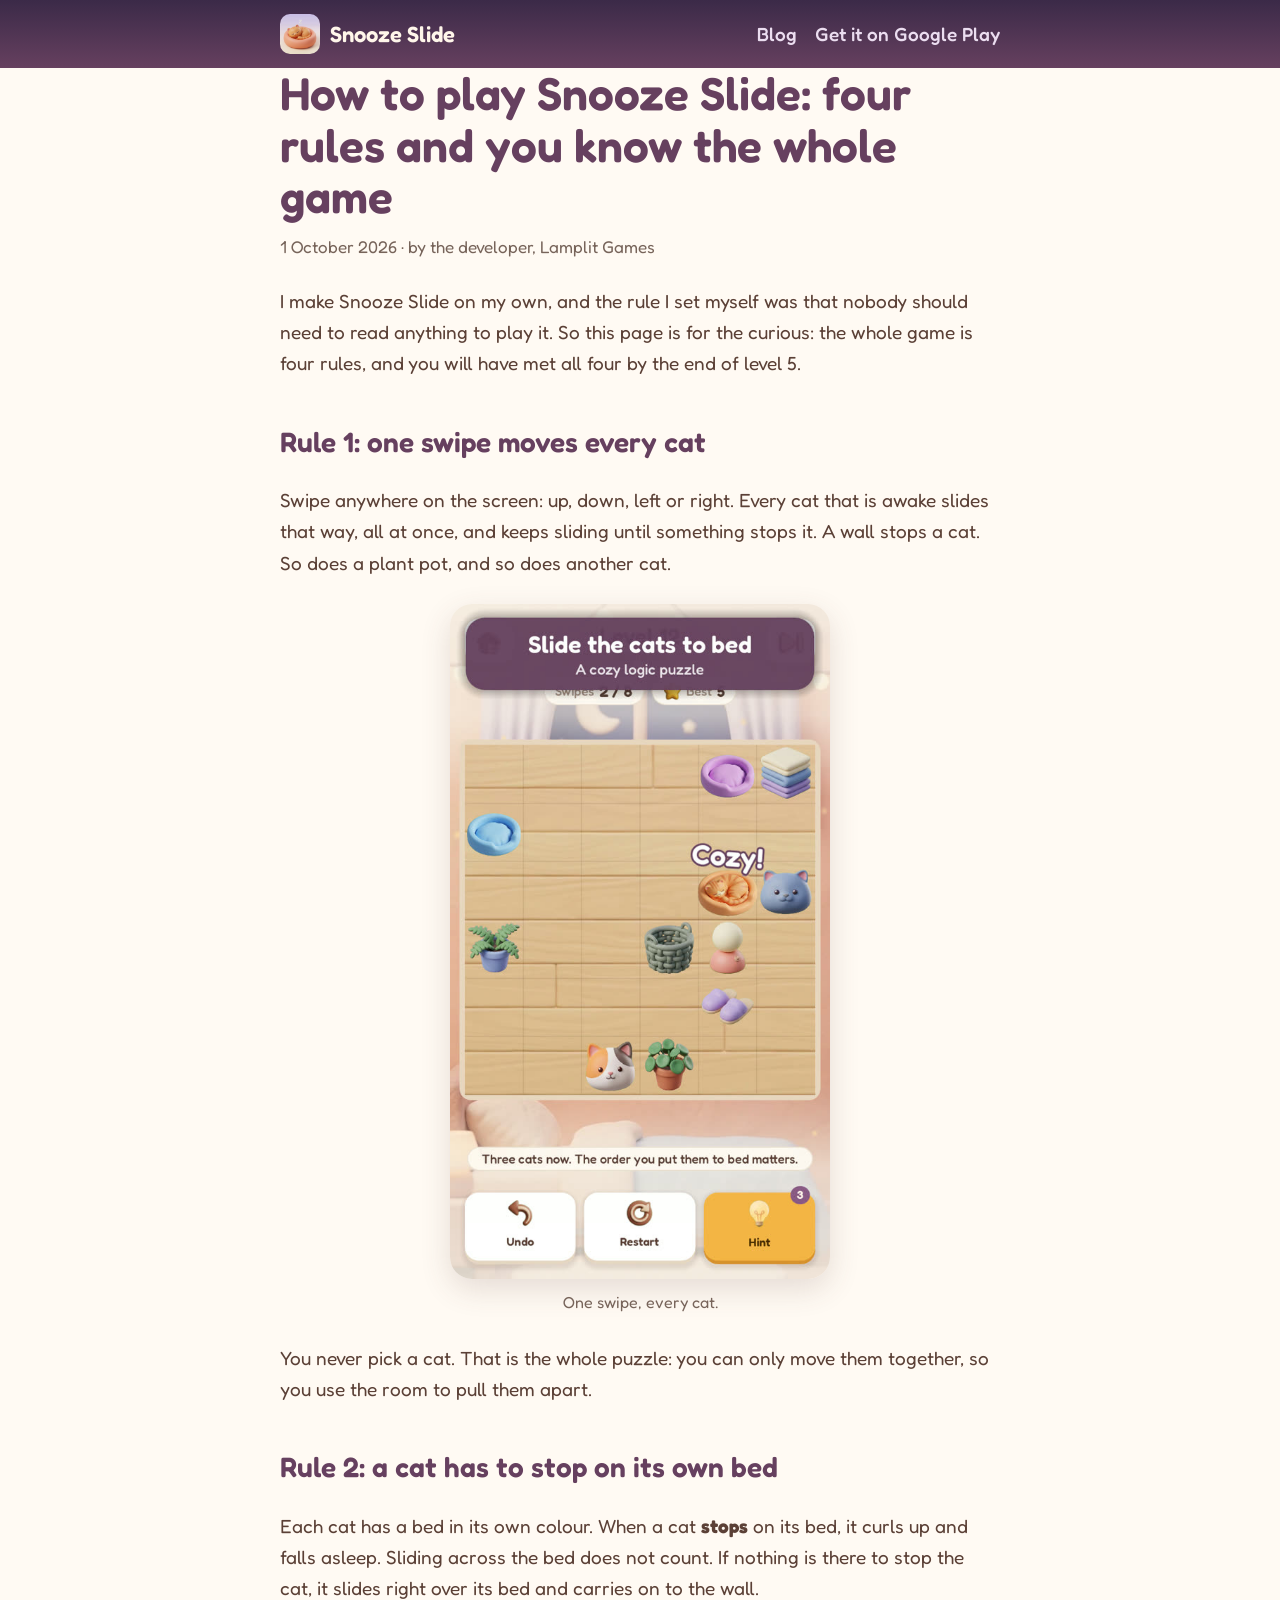
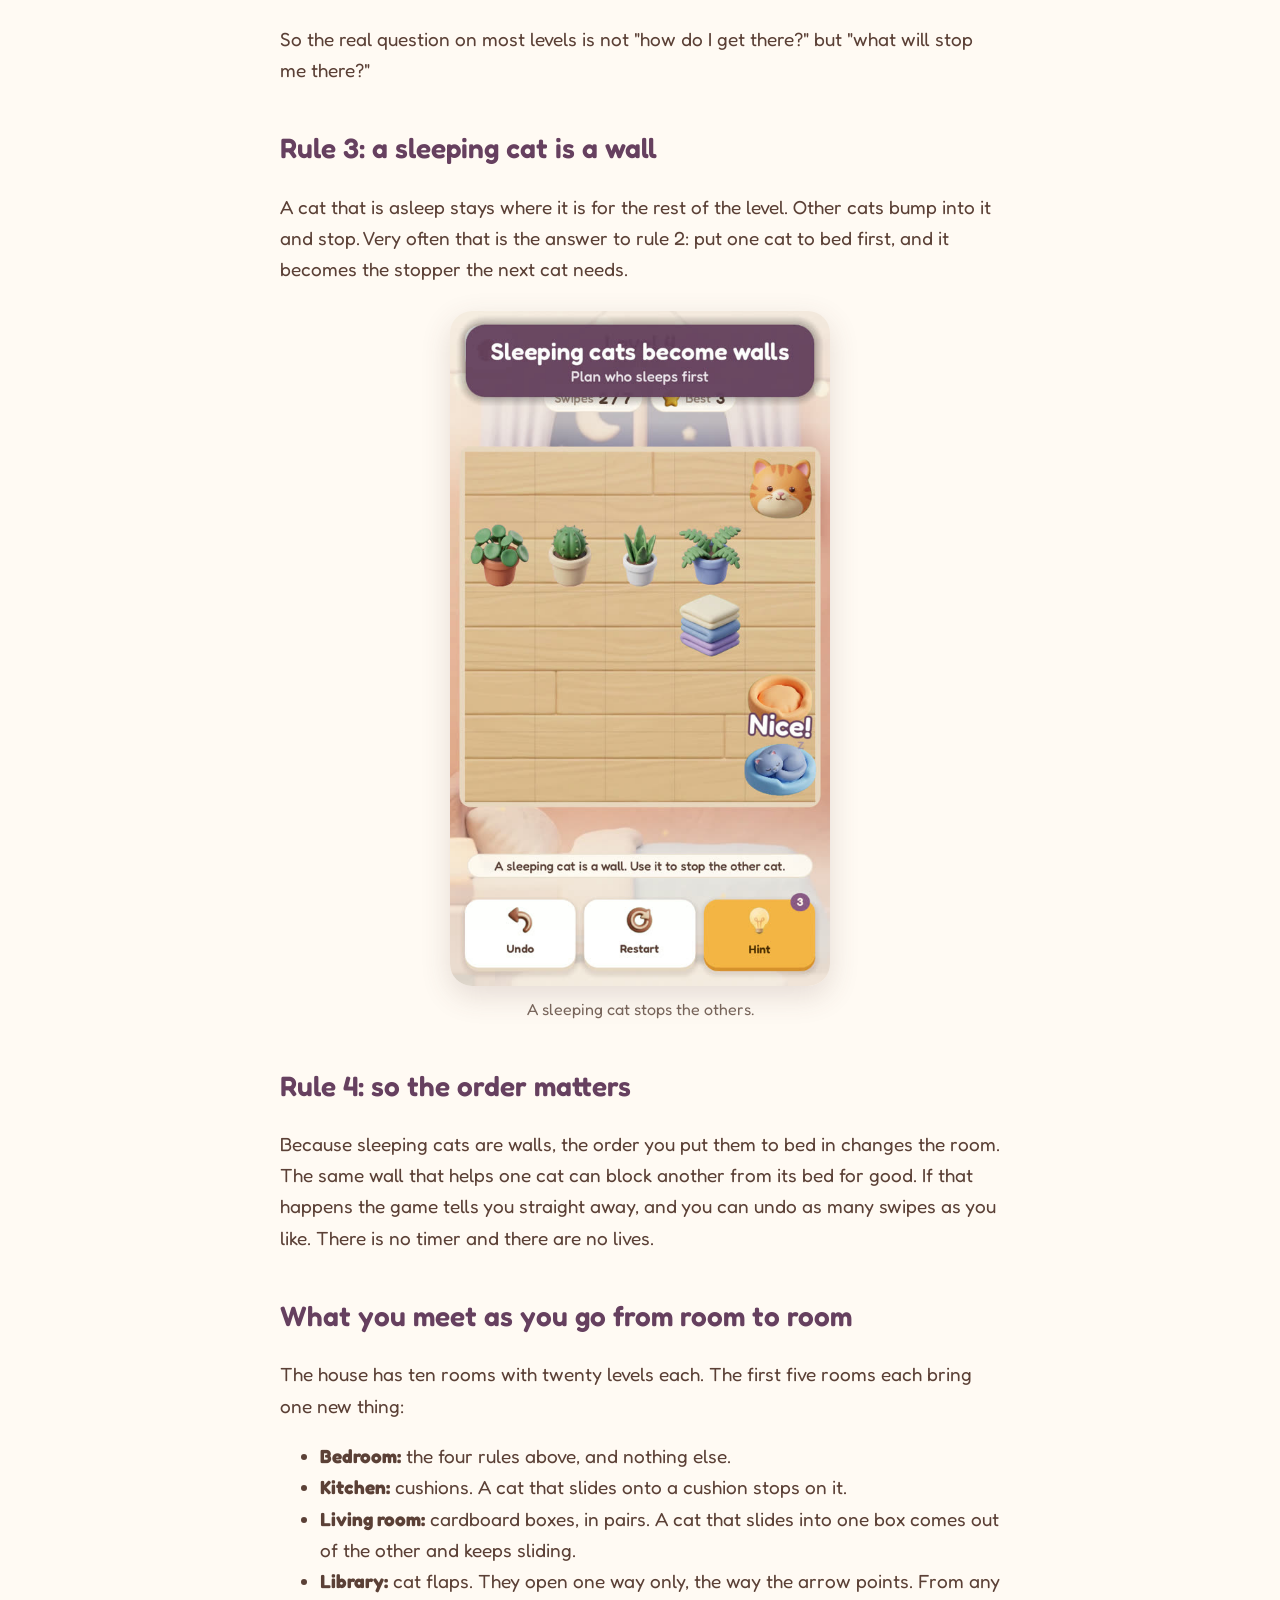
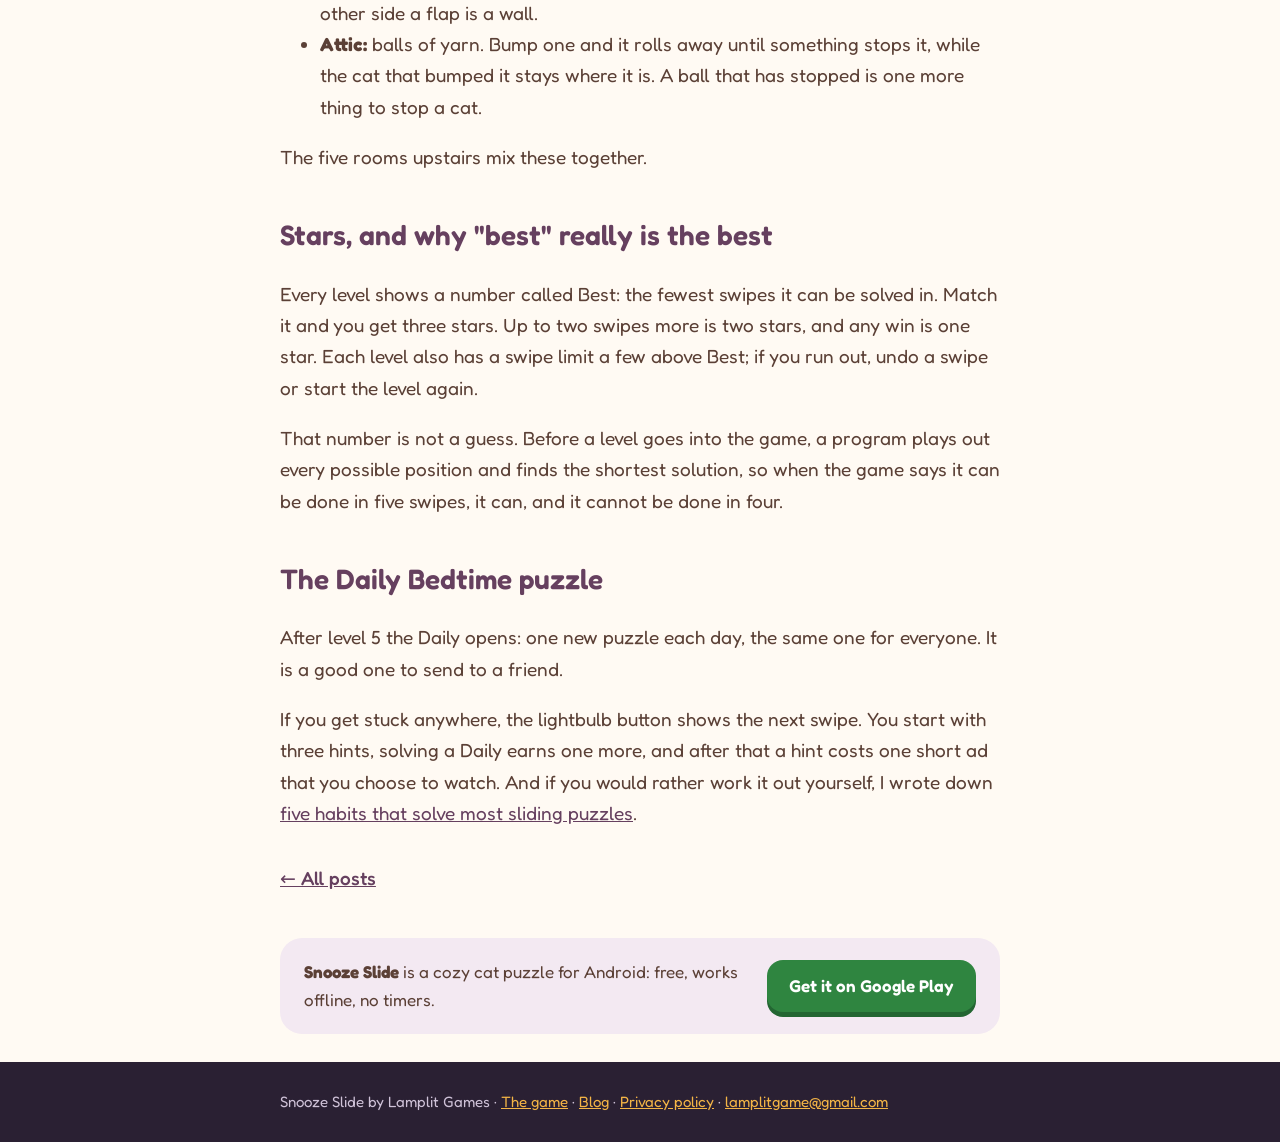
<file: snooze-slide/blog/how-to-play/index.html>
<!doctype html>
<html lang="en">
<head>
<meta charset="utf-8">
<meta name="viewport" content="width=device-width, initial-scale=1">
<title>How to play Snooze Slide: four rules and you know the whole game · Snooze Slide</title>
<meta name="description" content="Snooze Slide is a cat puzzle where one swipe moves every cat. Here are its four rules, the things you meet in each room, and how the stars work.">
<link rel="canonical" href="https://sazzal56.github.io/snooze-slide/blog/how-to-play/">
<link rel="icon" href="/snooze-slide/img/icon.png">
<link rel="alternate" type="application/rss+xml" title="Snooze Slide blog" href="/snooze-slide/blog/feed.xml">
<meta property="og:type" content="article">
<meta property="og:title" content="How to play Snooze Slide: four rules and you know the whole game · Snooze Slide">
<meta property="og:description" content="Snooze Slide is a cat puzzle where one swipe moves every cat. Here are its four rules, the things you meet in each room, and how the stars work.">
<meta property="og:image" content="https://sazzal56.github.io/snooze-slide/img/2_walls.jpg">
<meta property="og:url" content="https://sazzal56.github.io/snooze-slide/blog/how-to-play/">
<meta name="twitter:card" content="summary_large_image">
<meta name="theme-color" content="#66405F">
<link rel="preconnect" href="https://fonts.googleapis.com">
<link rel="preconnect" href="https://fonts.gstatic.com" crossorigin>
<link href="https://fonts.googleapis.com/css2?family=Fredoka:wght@400;500;600&display=swap" rel="stylesheet" media="print" onload="this.media='all'">
<noscript><link href="https://fonts.googleapis.com/css2?family=Fredoka:wght@400;500;600&display=swap" rel="stylesheet"></noscript>
<link rel="stylesheet" href="/snooze-slide/blog/blog.css">
<script type="application/ld+json">
{
  "@context": "https://schema.org",
  "@type": "Article",
  "headline": "How to play Snooze Slide: four rules and you know the whole game",
  "description": "Snooze Slide is a cat puzzle where one swipe moves every cat. Here are its four rules, the things you meet in each room, and how the stars work.",
  "datePublished": "2026-10-01",
  "dateModified": "2026-10-01",
  "image": "https://sazzal56.github.io/snooze-slide/img/2_walls.jpg",
  "mainEntityOfPage": "https://sazzal56.github.io/snooze-slide/blog/how-to-play/",
  "author": {
    "@type": "Organization",
    "name": "Lamplit Games",
    "url": "https://sazzal56.github.io/"
  },
  "publisher": {
    "@type": "Organization",
    "name": "Lamplit Games"
  }
}
</script>
</head>
<body>
<header><div class="wrap bar"><a class="brand" href="/snooze-slide/"><img src="/snooze-slide/img/icon.png" alt="" width="40" height="40">Snooze Slide</a><nav><a href="/snooze-slide/blog/">Blog</a><a href="https://play.google.com/store/apps/details?id=com.lamplitgames.snoozeslide&amp;referrer=utm_source%3Dwebsite%26utm_medium%3Dblog">Get it on Google Play</a></nav></div></header>
<main class="wrap">
<h1>How to play Snooze Slide: four rules and you know the whole game</h1>
<p class="meta">1 October 2026 · by the developer, Lamplit Games</p>
<p>I make Snooze Slide on my own, and the rule I set myself was that nobody should need to read anything to play it. So this page is for the curious: the whole game is four rules, and you will have met all four by the end of level 5.</p>
<h2>Rule 1: one swipe moves every cat</h2>
<p>Swipe anywhere on the screen: up, down, left or right. Every cat that is awake slides that way, all at once, and keeps sliding until something stops it. A wall stops a cat. So does a plant pot, and so does another cat.</p>
<figure><img src="/snooze-slide/img/1_slide.jpg" alt="One swipe slides every cat in the room" loading="lazy"><figcaption>One swipe, every cat.</figcaption></figure>
<p>You never pick a cat. That is the whole puzzle: you can only move them together, so you use the room to pull them apart.</p>
<h2>Rule 2: a cat has to stop on its own bed</h2>
<p>Each cat has a bed in its own colour. When a cat <strong>stops</strong> on its bed, it curls up and falls asleep. Sliding across the bed does not count. If nothing is there to stop the cat, it slides right over its bed and carries on to the wall.</p>
<p>So the real question on most levels is not &quot;how do I get there?&quot; but &quot;what will stop me there?&quot;</p>
<h2>Rule 3: a sleeping cat is a wall</h2>
<p>A cat that is asleep stays where it is for the rest of the level. Other cats bump into it and stop. Very often that is the answer to rule 2: put one cat to bed first, and it becomes the stopper the next cat needs.</p>
<figure><img src="/snooze-slide/img/2_walls.jpg" alt="A sleeping cat stops the cat sliding into it" loading="lazy"><figcaption>A sleeping cat stops the others.</figcaption></figure>
<h2>Rule 4: so the order matters</h2>
<p>Because sleeping cats are walls, the order you put them to bed in changes the room. The same wall that helps one cat can block another from its bed for good. If that happens the game tells you straight away, and you can undo as many swipes as you like. There is no timer and there are no lives.</p>
<h2>What you meet as you go from room to room</h2>
<p>The house has ten rooms with twenty levels each. The first five rooms each bring one new thing:</p>
<ul><li><strong>Bedroom:</strong> the four rules above, and nothing else.</li><li><strong>Kitchen:</strong> cushions. A cat that slides onto a cushion stops on it.</li><li><strong>Living room:</strong> cardboard boxes, in pairs. A cat that slides into one box comes out of the other and keeps sliding.</li><li><strong>Library:</strong> cat flaps. They open one way only, the way the arrow points. From any other side a flap is a wall.</li><li><strong>Attic:</strong> balls of yarn. Bump one and it rolls away until something stops it, while the cat that bumped it stays where it is. A ball that has stopped is one more thing to stop a cat.</li></ul>
<p>The five rooms upstairs mix these together.</p>
<h2>Stars, and why &quot;best&quot; really is the best</h2>
<p>Every level shows a number called Best: the fewest swipes it can be solved in. Match it and you get three stars. Up to two swipes more is two stars, and any win is one star. Each level also has a swipe limit a few above Best; if you run out, undo a swipe or start the level again.</p>
<p>That number is not a guess. Before a level goes into the game, a program plays out every possible position and finds the shortest solution, so when the game says it can be done in five swipes, it can, and it cannot be done in four.</p>
<h2>The Daily Bedtime puzzle</h2>
<p>After level 5 the Daily opens: one new puzzle each day, the same one for everyone. It is a good one to send to a friend.</p>
<p>If you get stuck anywhere, the lightbulb button shows the next swipe. You start with three hints, solving a Daily earns one more, and after that a hint costs one short ad that you choose to watch. And if you would rather work it out yourself, I wrote down <a href="/snooze-slide/blog/sliding-puzzle-tips/">five habits that solve most sliding puzzles</a>.</p>
<div class="pager"><span><a href="/snooze-slide/blog/">← All posts</a></span><span></span></div>

<aside class="cta"><div><strong>Snooze Slide</strong> is a cozy cat puzzle for Android: free, works offline, no timers.</div><a class="btn" href="https://play.google.com/store/apps/details?id=com.lamplitgames.snoozeslide&amp;referrer=utm_source%3Dwebsite%26utm_medium%3Dblog">Get it on Google Play</a></aside>
</main>
<footer><div class="wrap">Snooze Slide by Lamplit Games · <a href="/snooze-slide/">The game</a> · <a href="/snooze-slide/blog/">Blog</a> · <a href="/privacy.html">Privacy policy</a> · <a href="mailto:lamplitgame@gmail.com">lamplitgame@gmail.com</a></div></footer>
</body>
</html>
</file>
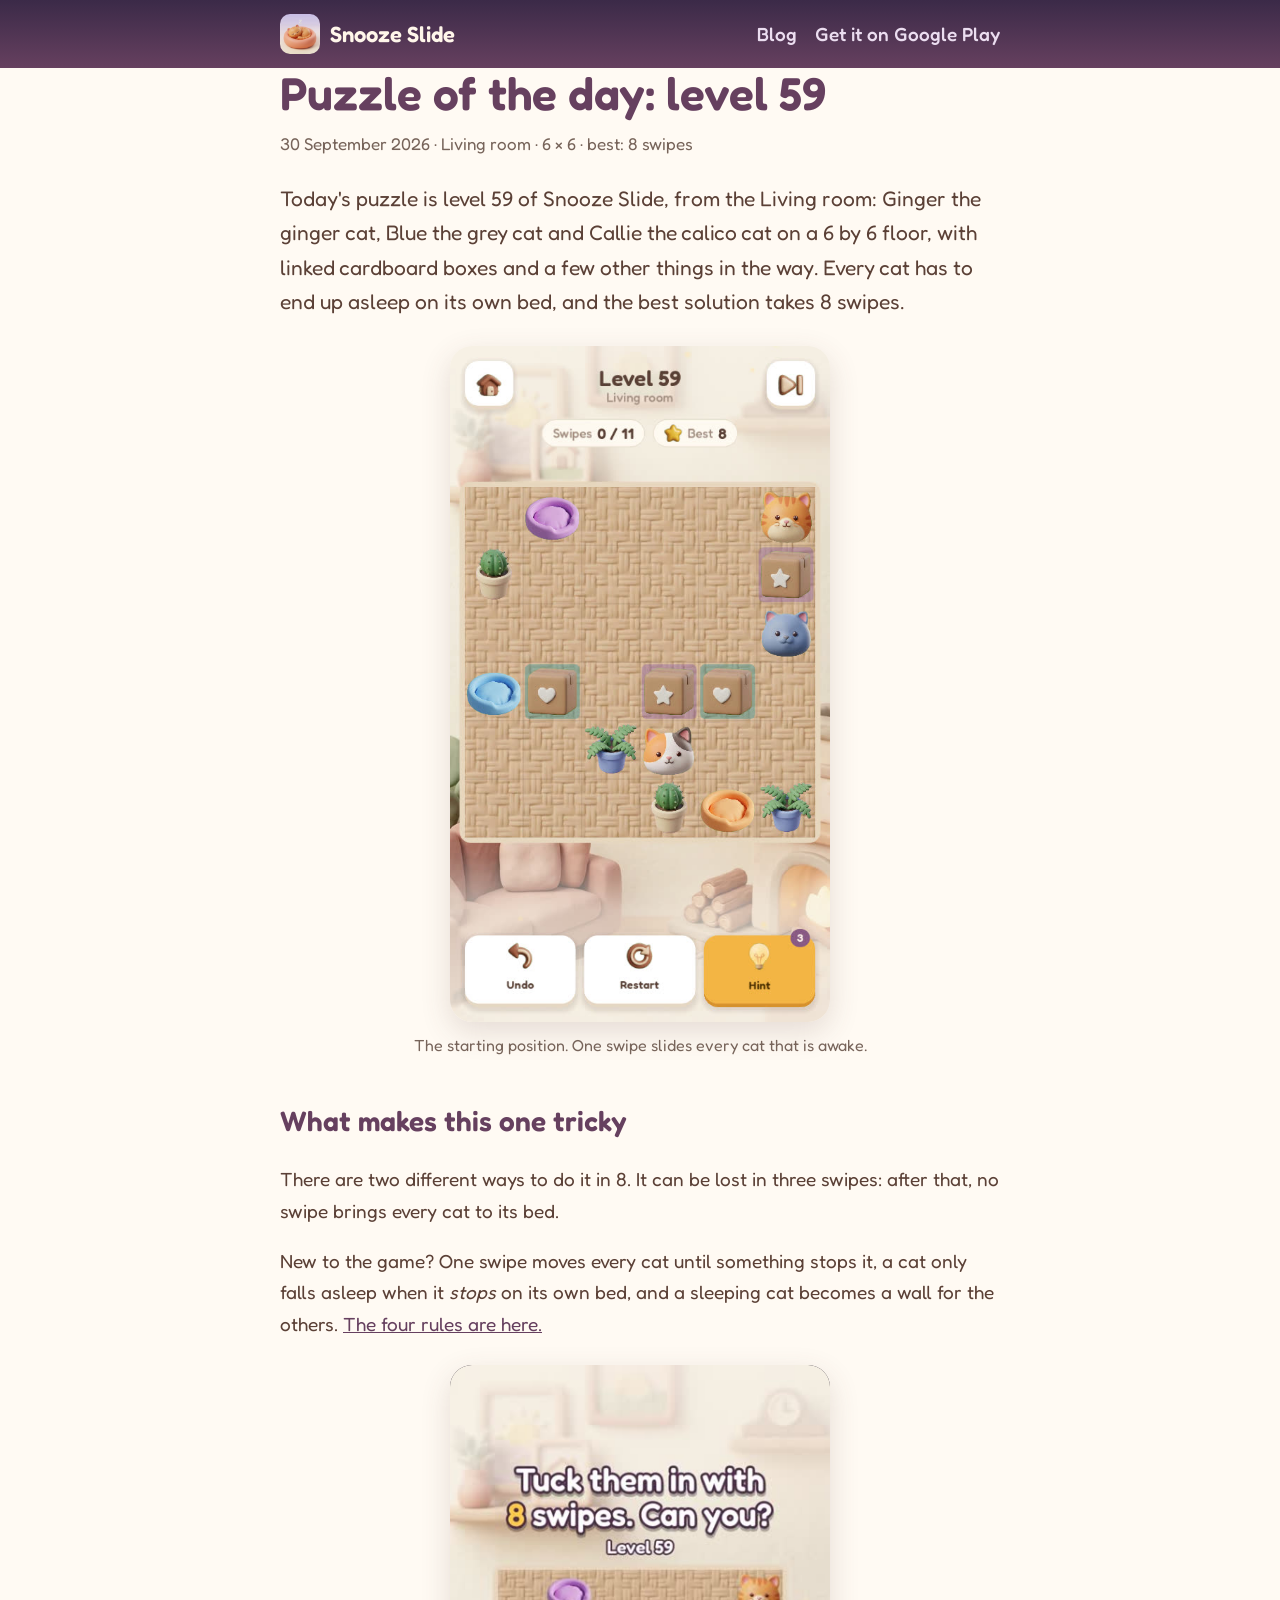
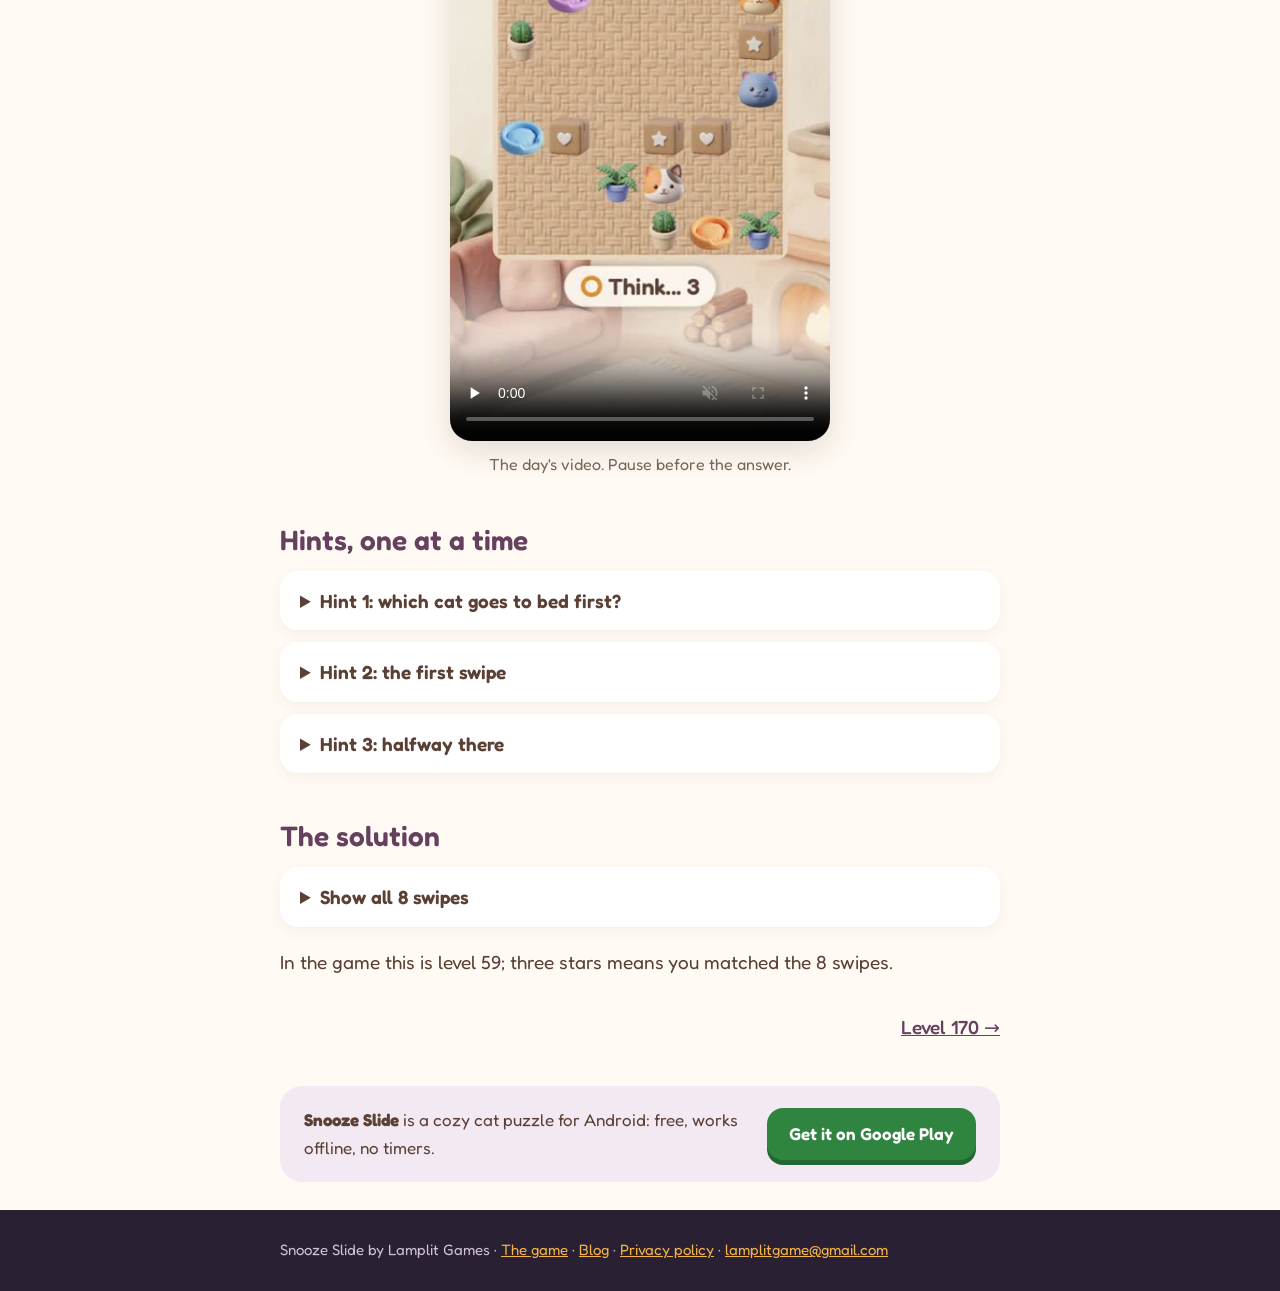
<file: snooze-slide/blog/puzzle-2026-09-30/index.html>
<!doctype html>
<html lang="en">
<head>
<meta charset="utf-8">
<meta name="viewport" content="width=device-width, initial-scale=1">
<title>Level 59: three cats to bed in 8 swipes · Snooze Slide puzzle of the day</title>
<meta name="description" content="Snooze Slide level 59 (Living room): put three cats to bed in 8 swipes. Try it, open a hint, or see the full solution.">
<link rel="canonical" href="https://sazzal56.github.io/snooze-slide/blog/puzzle-2026-09-30/">
<link rel="icon" href="/snooze-slide/img/icon.png">
<link rel="alternate" type="application/rss+xml" title="Snooze Slide blog" href="/snooze-slide/blog/feed.xml">
<meta property="og:type" content="article">
<meta property="og:title" content="Level 59: three cats to bed in 8 swipes · Snooze Slide puzzle of the day">
<meta property="og:description" content="Snooze Slide level 59 (Living room): put three cats to bed in 8 swipes. Try it, open a hint, or see the full solution.">
<meta property="og:image" content="https://sazzal56.github.io/snooze-slide/blog/puzzle-2026-09-30/board.jpg">
<meta property="og:url" content="https://sazzal56.github.io/snooze-slide/blog/puzzle-2026-09-30/">
<meta name="twitter:card" content="summary_large_image">
<meta name="theme-color" content="#66405F">
<link rel="preconnect" href="https://fonts.googleapis.com">
<link rel="preconnect" href="https://fonts.gstatic.com" crossorigin>
<link href="https://fonts.googleapis.com/css2?family=Fredoka:wght@400;500;600&display=swap" rel="stylesheet" media="print" onload="this.media='all'">
<noscript><link href="https://fonts.googleapis.com/css2?family=Fredoka:wght@400;500;600&display=swap" rel="stylesheet"></noscript>
<link rel="stylesheet" href="/snooze-slide/blog/blog.css">
<script type="application/ld+json">
{
  "@context": "https://schema.org",
  "@type": "Article",
  "headline": "Puzzle of the day: Snooze Slide level 59",
  "datePublished": "2026-09-30",
  "dateModified": "2026-09-30",
  "image": "https://sazzal56.github.io/snooze-slide/blog/puzzle-2026-09-30/board.jpg",
  "mainEntityOfPage": "https://sazzal56.github.io/snooze-slide/blog/puzzle-2026-09-30/",
  "author": {
    "@type": "Organization",
    "name": "Lamplit Games",
    "url": "https://sazzal56.github.io/"
  },
  "publisher": {
    "@type": "Organization",
    "name": "Lamplit Games"
  }
}
</script>
</head>
<body>
<header><div class="wrap bar"><a class="brand" href="/snooze-slide/"><img src="/snooze-slide/img/icon.png" alt="" width="40" height="40">Snooze Slide</a><nav><a href="/snooze-slide/blog/">Blog</a><a href="https://play.google.com/store/apps/details?id=com.lamplitgames.snoozeslide&amp;referrer=utm_source%3Dwebsite%26utm_medium%3Dblog">Get it on Google Play</a></nav></div></header>
<main class="wrap">
<h1>Puzzle of the day: level 59</h1>
<p class="meta">30 September 2026 · Living room · 6 × 6 · best: 8 swipes</p>
<p class="lead">Today's puzzle is level 59 of Snooze Slide, from the Living room: Ginger the ginger cat, Blue the grey cat and Callie the calico cat on a 6 by 6 floor, with linked cardboard boxes and a few other things in the way. Every cat has to end up asleep on its own bed, and the best solution takes 8 swipes.</p>
<figure><img src="board.jpg" alt="Snooze Slide level 59: the starting position, three cats and their beds on a 6 by 6 floor" width="540" height="960"><figcaption>The starting position. One swipe slides every cat that is awake.</figcaption></figure>
<h2>What makes this one tricky</h2>
<p>There are two different ways to do it in 8. It can be lost in three swipes: after that, no swipe brings every cat to its bed.</p>
<p>New to the game? One swipe moves every cat until something stops it, a cat only falls asleep when it <em>stops</em> on its own bed, and a sleeping cat becomes a wall for the others. <a href="/snooze-slide/blog/how-to-play/">The four rules are here.</a></p>
<figure><video src="video.mp4" poster="poster.jpg" muted loop playsinline preload="none" controls aria-label="Tuck them in with 8 swipes. Can you?"></video><figcaption>The day's video. Pause before the answer.</figcaption></figure>
<h2>Hints, one at a time</h2>
<details><summary>Hint 1: which cat goes to bed first?</summary><p>Blue, the grey cat.</p></details>
<details><summary>Hint 2: the first swipe</summary><p>Swipe up.</p></details>
<details><summary>Hint 3: halfway there</summary><p>After 4 swipes of the best solution, Blue and Callie are asleep.</p></details>
<h2>The solution</h2>
<details><summary>Show all 8 swipes</summary>
    <ol class="moves">
      <li><b>↑</b> up</li>
      <li><b>↓</b> down</li>
      <li><b>←</b> left · Blue falls asleep</li>
      <li><b>↑</b> up · Callie falls asleep</li>
      <li><b>←</b> left</li>
      <li><b>↓</b> down</li>
      <li><b>←</b> left</li>
      <li><b>↓</b> down · Ginger falls asleep</li>
    </ol>
</details>
<p>In the game this is level 59; three stars means you matched the 8 swipes.</p>
<div class="pager"><span></span><span><a href="/snooze-slide/blog/puzzle-2026-10-01/">Level 170 →</a></span></div>

<aside class="cta"><div><strong>Snooze Slide</strong> is a cozy cat puzzle for Android: free, works offline, no timers.</div><a class="btn" href="https://play.google.com/store/apps/details?id=com.lamplitgames.snoozeslide&amp;referrer=utm_source%3Dwebsite%26utm_medium%3Dblog">Get it on Google Play</a></aside>
</main>
<footer><div class="wrap">Snooze Slide by Lamplit Games · <a href="/snooze-slide/">The game</a> · <a href="/snooze-slide/blog/">Blog</a> · <a href="/privacy.html">Privacy policy</a> · <a href="mailto:lamplitgame@gmail.com">lamplitgame@gmail.com</a></div></footer>
</body>
</html>
</file>
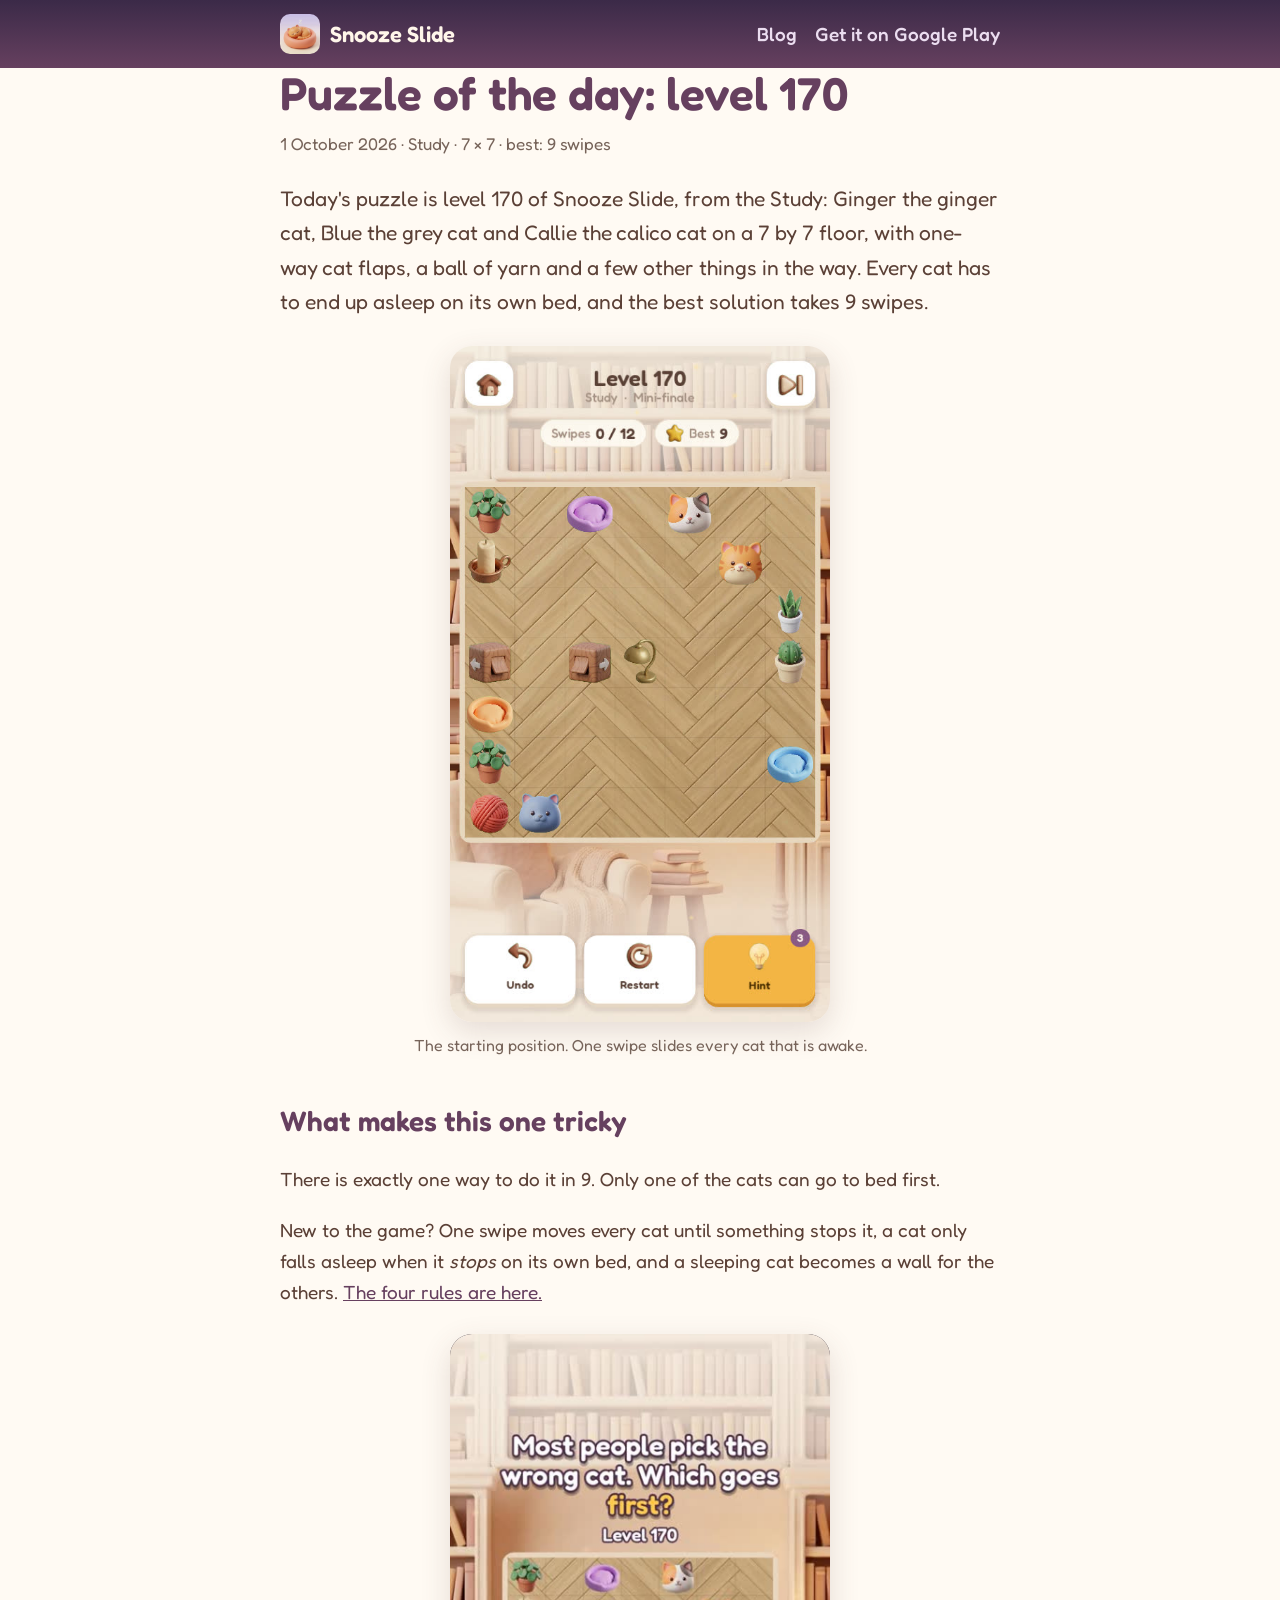
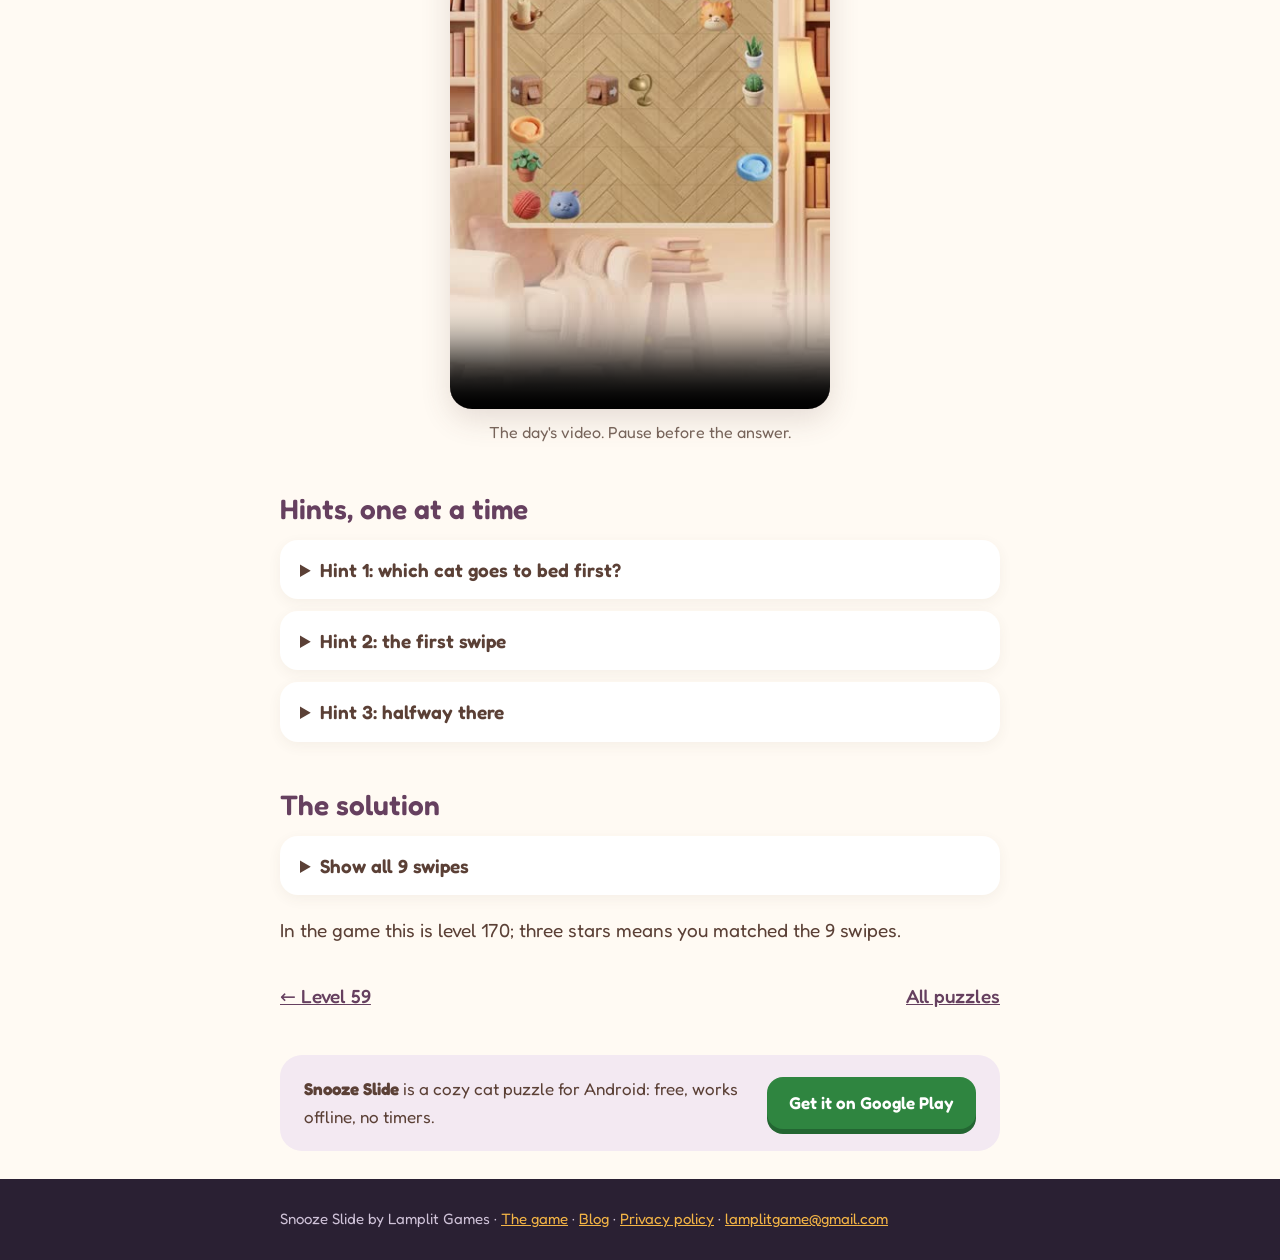
<file: snooze-slide/blog/puzzle-2026-10-01/index.html>
<!doctype html>
<html lang="en">
<head>
<meta charset="utf-8">
<meta name="viewport" content="width=device-width, initial-scale=1">
<title>Level 170: three cats to bed in 9 swipes · Snooze Slide puzzle of the day</title>
<meta name="description" content="Snooze Slide level 170 (Study): put three cats to bed in 9 swipes. Try it, open a hint, or see the full solution.">
<link rel="canonical" href="https://sazzal56.github.io/snooze-slide/blog/puzzle-2026-10-01/">
<link rel="icon" href="/snooze-slide/img/icon.png">
<link rel="alternate" type="application/rss+xml" title="Snooze Slide blog" href="/snooze-slide/blog/feed.xml">
<meta property="og:type" content="article">
<meta property="og:title" content="Level 170: three cats to bed in 9 swipes · Snooze Slide puzzle of the day">
<meta property="og:description" content="Snooze Slide level 170 (Study): put three cats to bed in 9 swipes. Try it, open a hint, or see the full solution.">
<meta property="og:image" content="https://sazzal56.github.io/snooze-slide/blog/puzzle-2026-10-01/board.jpg">
<meta property="og:url" content="https://sazzal56.github.io/snooze-slide/blog/puzzle-2026-10-01/">
<meta name="twitter:card" content="summary_large_image">
<meta name="theme-color" content="#66405F">
<link rel="preconnect" href="https://fonts.googleapis.com">
<link rel="preconnect" href="https://fonts.gstatic.com" crossorigin>
<link href="https://fonts.googleapis.com/css2?family=Fredoka:wght@400;500;600&display=swap" rel="stylesheet" media="print" onload="this.media='all'">
<noscript><link href="https://fonts.googleapis.com/css2?family=Fredoka:wght@400;500;600&display=swap" rel="stylesheet"></noscript>
<link rel="stylesheet" href="/snooze-slide/blog/blog.css">
<script type="application/ld+json">
{
  "@context": "https://schema.org",
  "@type": "Article",
  "headline": "Puzzle of the day: Snooze Slide level 170",
  "datePublished": "2026-10-01",
  "dateModified": "2026-10-01",
  "image": "https://sazzal56.github.io/snooze-slide/blog/puzzle-2026-10-01/board.jpg",
  "mainEntityOfPage": "https://sazzal56.github.io/snooze-slide/blog/puzzle-2026-10-01/",
  "author": {
    "@type": "Organization",
    "name": "Lamplit Games",
    "url": "https://sazzal56.github.io/"
  },
  "publisher": {
    "@type": "Organization",
    "name": "Lamplit Games"
  }
}
</script>
</head>
<body>
<header><div class="wrap bar"><a class="brand" href="/snooze-slide/"><img src="/snooze-slide/img/icon.png" alt="" width="40" height="40">Snooze Slide</a><nav><a href="/snooze-slide/blog/">Blog</a><a href="https://play.google.com/store/apps/details?id=com.lamplitgames.snoozeslide&amp;referrer=utm_source%3Dwebsite%26utm_medium%3Dblog">Get it on Google Play</a></nav></div></header>
<main class="wrap">
<h1>Puzzle of the day: level 170</h1>
<p class="meta">1 October 2026 · Study · 7 × 7 · best: 9 swipes</p>
<p class="lead">Today's puzzle is level 170 of Snooze Slide, from the Study: Ginger the ginger cat, Blue the grey cat and Callie the calico cat on a 7 by 7 floor, with one-way cat flaps, a ball of yarn and a few other things in the way. Every cat has to end up asleep on its own bed, and the best solution takes 9 swipes.</p>
<figure><img src="board.jpg" alt="Snooze Slide level 170: the starting position, three cats and their beds on a 7 by 7 floor" width="540" height="960"><figcaption>The starting position. One swipe slides every cat that is awake.</figcaption></figure>
<h2>What makes this one tricky</h2>
<p>There is exactly one way to do it in 9. Only one of the cats can go to bed first.</p>
<p>New to the game? One swipe moves every cat until something stops it, a cat only falls asleep when it <em>stops</em> on its own bed, and a sleeping cat becomes a wall for the others. <a href="/snooze-slide/blog/how-to-play/">The four rules are here.</a></p>
<figure><video src="video.mp4" poster="poster.jpg" muted loop playsinline preload="none" controls aria-label="Most people pick the wrong cat. Which goes first?"></video><figcaption>The day's video. Pause before the answer.</figcaption></figure>
<h2>Hints, one at a time</h2>
<details><summary>Hint 1: which cat goes to bed first?</summary><p>Callie, the calico cat.</p></details>
<details><summary>Hint 2: the first swipe</summary><p>Swipe up.</p></details>
<details><summary>Hint 3: halfway there</summary><p>After 5 swipes of the best solution, Callie is asleep.</p></details>
<h2>The solution</h2>
<details><summary>Show all 9 swipes</summary>
    <ol class="moves">
      <li><b>↑</b> up</li>
      <li><b>←</b> left · Callie falls asleep</li>
      <li><b>→</b> right</li>
      <li><b>↓</b> down</li>
      <li><b>←</b> left</li>
      <li><b>↓</b> down</li>
      <li><b>→</b> right</li>
      <li><b>↑</b> up · Blue falls asleep</li>
      <li><b>←</b> left · Ginger falls asleep</li>
    </ol>
</details>
<p>In the game this is level 170; three stars means you matched the 9 swipes.</p>
<div class="pager"><span><a href="/snooze-slide/blog/puzzle-2026-09-30/">← Level 59</a></span><span><a href="/snooze-slide/blog/">All puzzles</a></span></div>

<aside class="cta"><div><strong>Snooze Slide</strong> is a cozy cat puzzle for Android: free, works offline, no timers.</div><a class="btn" href="https://play.google.com/store/apps/details?id=com.lamplitgames.snoozeslide&amp;referrer=utm_source%3Dwebsite%26utm_medium%3Dblog">Get it on Google Play</a></aside>
</main>
<footer><div class="wrap">Snooze Slide by Lamplit Games · <a href="/snooze-slide/">The game</a> · <a href="/snooze-slide/blog/">Blog</a> · <a href="/privacy.html">Privacy policy</a> · <a href="mailto:lamplitgame@gmail.com">lamplitgame@gmail.com</a></div></footer>
</body>
</html>
</file>
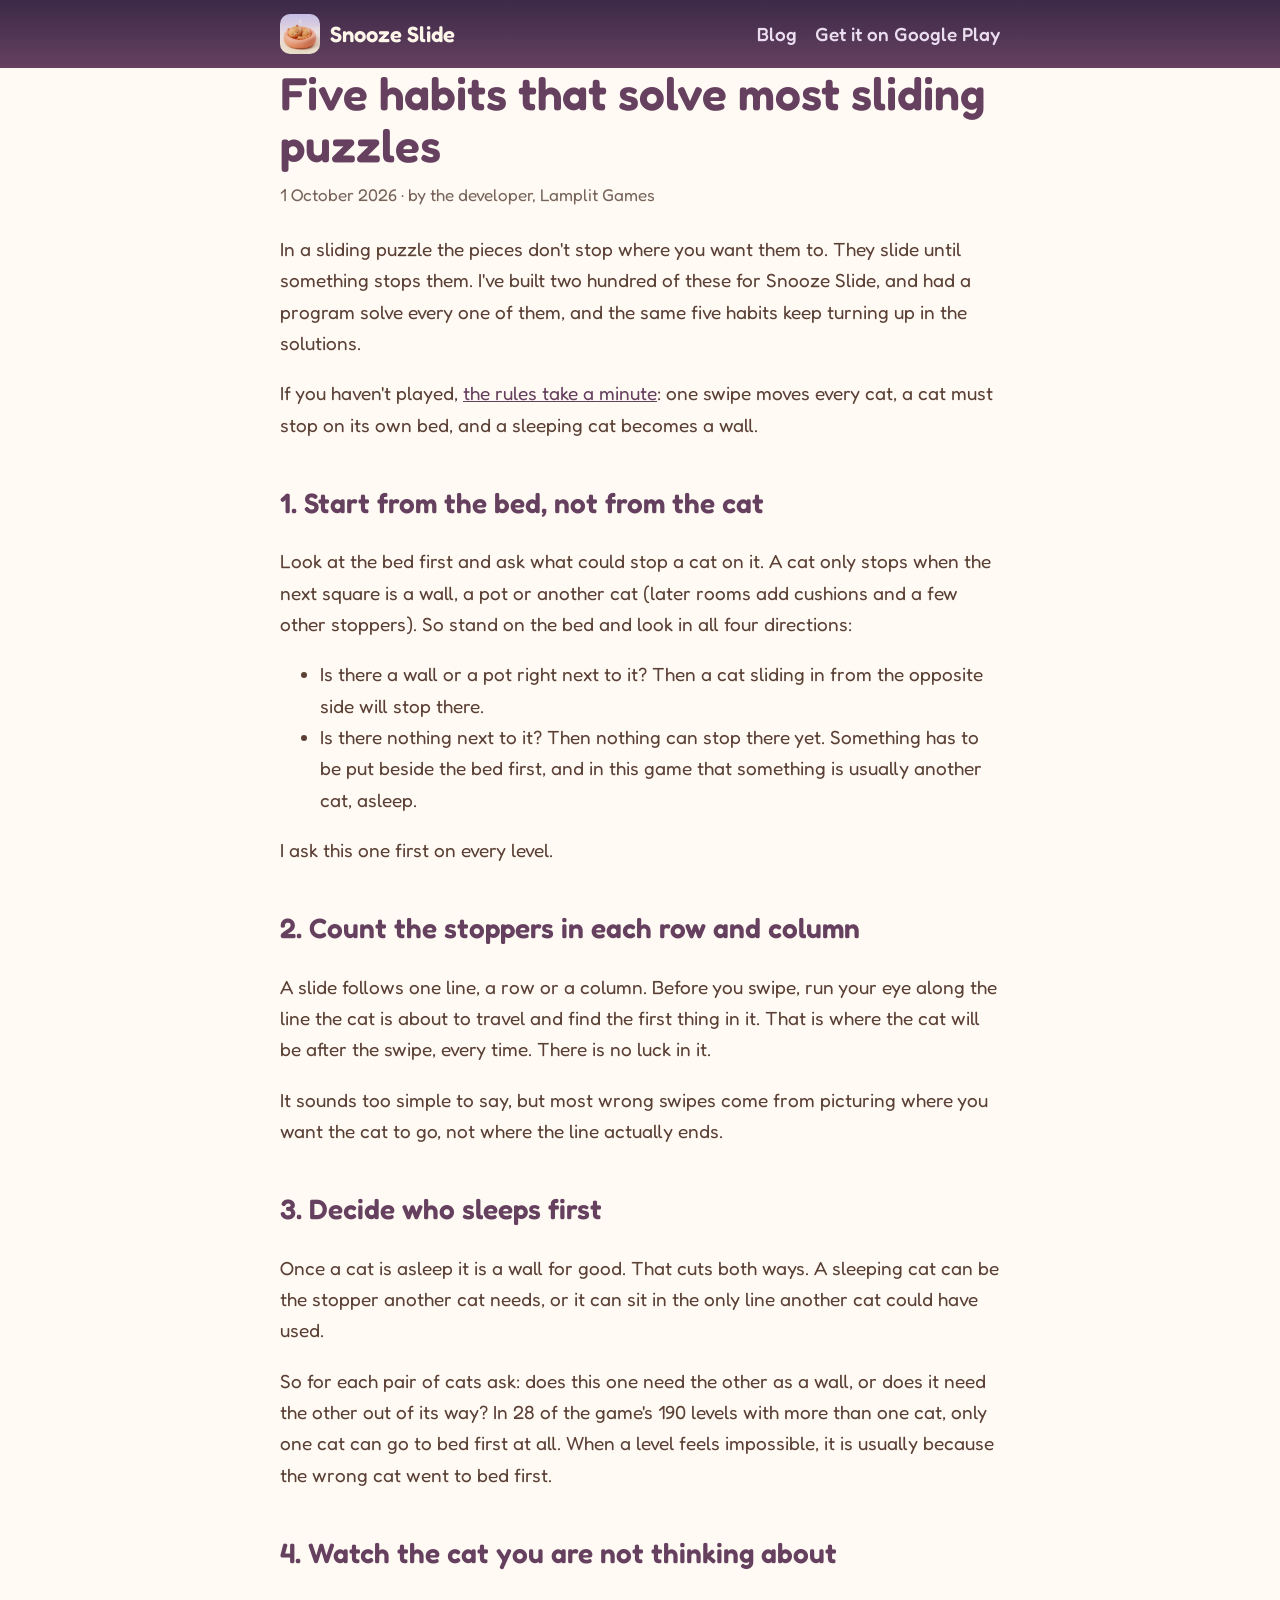
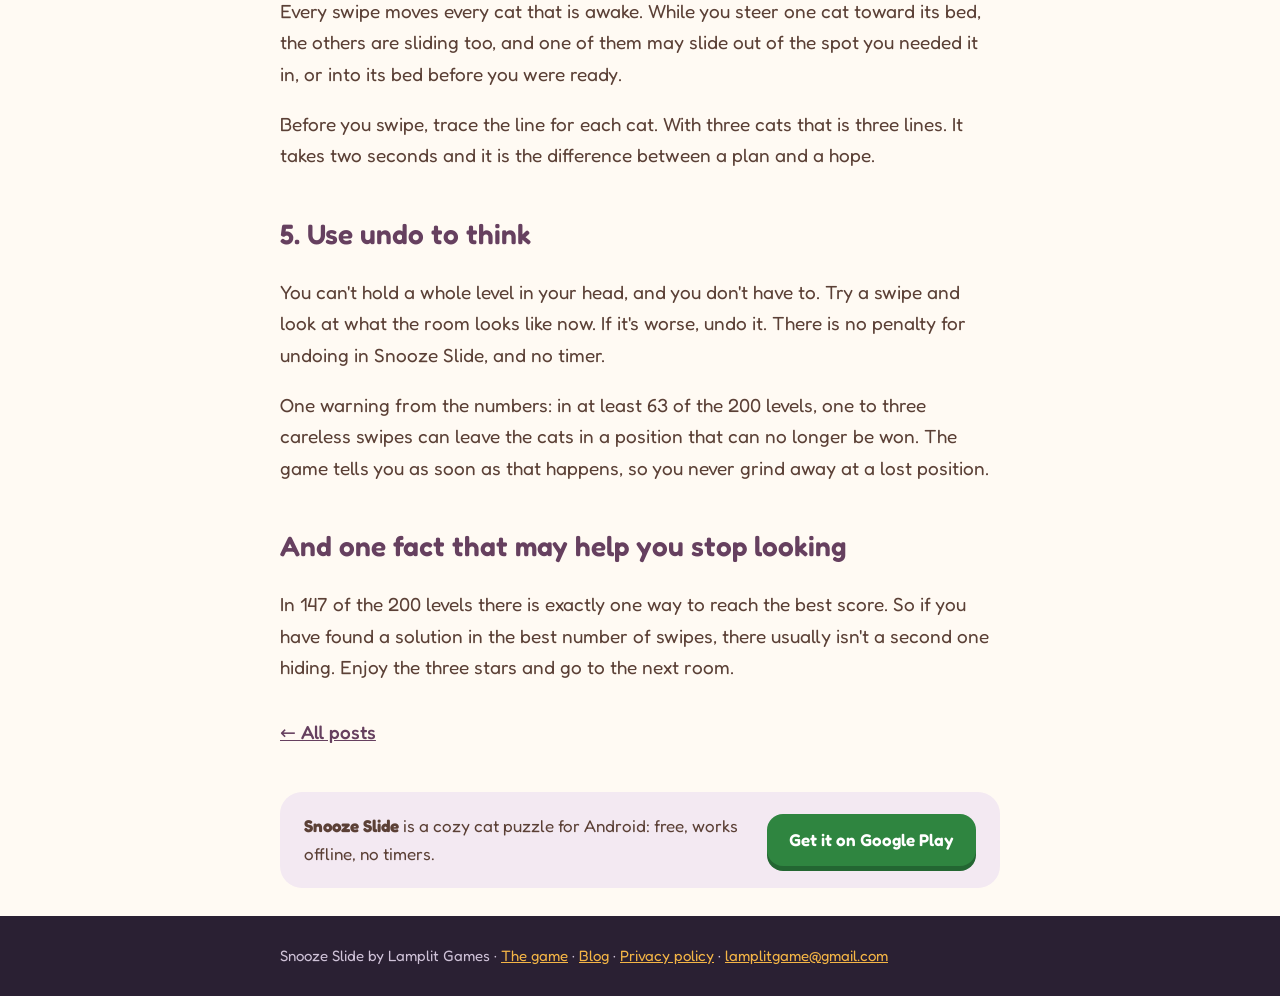
<file: snooze-slide/blog/sliding-puzzle-tips/index.html>
<!doctype html>
<html lang="en">
<head>
<meta charset="utf-8">
<meta name="viewport" content="width=device-width, initial-scale=1">
<title>Five habits that solve most sliding puzzles · Snooze Slide</title>
<meta name="description" content="How to think about a sliding puzzle like Snooze Slide, where pieces slide until something stops them: work back from the goal, look for stoppers, and decide who goes first.">
<link rel="canonical" href="https://sazzal56.github.io/snooze-slide/blog/sliding-puzzle-tips/">
<link rel="icon" href="/snooze-slide/img/icon.png">
<link rel="alternate" type="application/rss+xml" title="Snooze Slide blog" href="/snooze-slide/blog/feed.xml">
<meta property="og:type" content="article">
<meta property="og:title" content="Five habits that solve most sliding puzzles · Snooze Slide">
<meta property="og:description" content="How to think about a sliding puzzle like Snooze Slide, where pieces slide until something stops them: work back from the goal, look for stoppers, and decide who goes first.">
<meta property="og:image" content="https://sazzal56.github.io/snooze-slide/img/4_objects.jpg">
<meta property="og:url" content="https://sazzal56.github.io/snooze-slide/blog/sliding-puzzle-tips/">
<meta name="twitter:card" content="summary_large_image">
<meta name="theme-color" content="#66405F">
<link rel="preconnect" href="https://fonts.googleapis.com">
<link rel="preconnect" href="https://fonts.gstatic.com" crossorigin>
<link href="https://fonts.googleapis.com/css2?family=Fredoka:wght@400;500;600&display=swap" rel="stylesheet" media="print" onload="this.media='all'">
<noscript><link href="https://fonts.googleapis.com/css2?family=Fredoka:wght@400;500;600&display=swap" rel="stylesheet"></noscript>
<link rel="stylesheet" href="/snooze-slide/blog/blog.css">
<script type="application/ld+json">
{
  "@context": "https://schema.org",
  "@type": "Article",
  "headline": "Five habits that solve most sliding puzzles",
  "description": "How to think about a sliding puzzle like Snooze Slide, where pieces slide until something stops them: work back from the goal, look for stoppers, and decide who goes first.",
  "datePublished": "2026-10-01",
  "dateModified": "2026-10-01",
  "image": "https://sazzal56.github.io/snooze-slide/img/4_objects.jpg",
  "mainEntityOfPage": "https://sazzal56.github.io/snooze-slide/blog/sliding-puzzle-tips/",
  "author": {
    "@type": "Organization",
    "name": "Lamplit Games",
    "url": "https://sazzal56.github.io/"
  },
  "publisher": {
    "@type": "Organization",
    "name": "Lamplit Games"
  }
}
</script>
</head>
<body>
<header><div class="wrap bar"><a class="brand" href="/snooze-slide/"><img src="/snooze-slide/img/icon.png" alt="" width="40" height="40">Snooze Slide</a><nav><a href="/snooze-slide/blog/">Blog</a><a href="https://play.google.com/store/apps/details?id=com.lamplitgames.snoozeslide&amp;referrer=utm_source%3Dwebsite%26utm_medium%3Dblog">Get it on Google Play</a></nav></div></header>
<main class="wrap">
<h1>Five habits that solve most sliding puzzles</h1>
<p class="meta">1 October 2026 · by the developer, Lamplit Games</p>
<p>In a sliding puzzle the pieces don't stop where you want them to. They slide until something stops them. I've built two hundred of these for Snooze Slide, and had a program solve every one of them, and the same five habits keep turning up in the solutions.</p>
<p>If you haven't played, <a href="/snooze-slide/blog/how-to-play/">the rules take a minute</a>: one swipe moves every cat, a cat must stop on its own bed, and a sleeping cat becomes a wall.</p>
<h2>1. Start from the bed, not from the cat</h2>
<p>Look at the bed first and ask what could stop a cat on it. A cat only stops when the next square is a wall, a pot or another cat (later rooms add cushions and a few other stoppers). So stand on the bed and look in all four directions:</p>
<ul><li>Is there a wall or a pot right next to it? Then a cat sliding in from the opposite side will stop there.</li><li>Is there nothing next to it? Then nothing can stop there yet. Something has to be put beside the bed first, and in this game that something is usually another cat, asleep.</li></ul>
<p>I ask this one first on every level.</p>
<h2>2. Count the stoppers in each row and column</h2>
<p>A slide follows one line, a row or a column. Before you swipe, run your eye along the line the cat is about to travel and find the first thing in it. That is where the cat will be after the swipe, every time. There is no luck in it.</p>
<p>It sounds too simple to say, but most wrong swipes come from picturing where you want the cat to go, not where the line actually ends.</p>
<h2>3. Decide who sleeps first</h2>
<p>Once a cat is asleep it is a wall for good. That cuts both ways. A sleeping cat can be the stopper another cat needs, or it can sit in the only line another cat could have used.</p>
<p>So for each pair of cats ask: does this one need the other as a wall, or does it need the other out of its way? In 28 of the game's 190 levels with more than one cat, only one cat can go to bed first at all. When a level feels impossible, it is usually because the wrong cat went to bed first.</p>
<h2>4. Watch the cat you are not thinking about</h2>
<p>Every swipe moves every cat that is awake. While you steer one cat toward its bed, the others are sliding too, and one of them may slide out of the spot you needed it in, or into its bed before you were ready.</p>
<p>Before you swipe, trace the line for each cat. With three cats that is three lines. It takes two seconds and it is the difference between a plan and a hope.</p>
<h2>5. Use undo to think</h2>
<p>You can't hold a whole level in your head, and you don't have to. Try a swipe and look at what the room looks like now. If it's worse, undo it. There is no penalty for undoing in Snooze Slide, and no timer.</p>
<p>One warning from the numbers: in at least 63 of the 200 levels, one to three careless swipes can leave the cats in a position that can no longer be won. The game tells you as soon as that happens, so you never grind away at a lost position.</p>
<h2>And one fact that may help you stop looking</h2>
<p>In 147 of the 200 levels there is exactly one way to reach the best score. So if you have found a solution in the best number of swipes, there usually isn't a second one hiding. Enjoy the three stars and go to the next room.</p>
<div class="pager"><span><a href="/snooze-slide/blog/">← All posts</a></span><span></span></div>

<aside class="cta"><div><strong>Snooze Slide</strong> is a cozy cat puzzle for Android: free, works offline, no timers.</div><a class="btn" href="https://play.google.com/store/apps/details?id=com.lamplitgames.snoozeslide&amp;referrer=utm_source%3Dwebsite%26utm_medium%3Dblog">Get it on Google Play</a></aside>
</main>
<footer><div class="wrap">Snooze Slide by Lamplit Games · <a href="/snooze-slide/">The game</a> · <a href="/snooze-slide/blog/">Blog</a> · <a href="/privacy.html">Privacy policy</a> · <a href="mailto:lamplitgame@gmail.com">lamplitgame@gmail.com</a></div></footer>
</body>
</html>
</file>
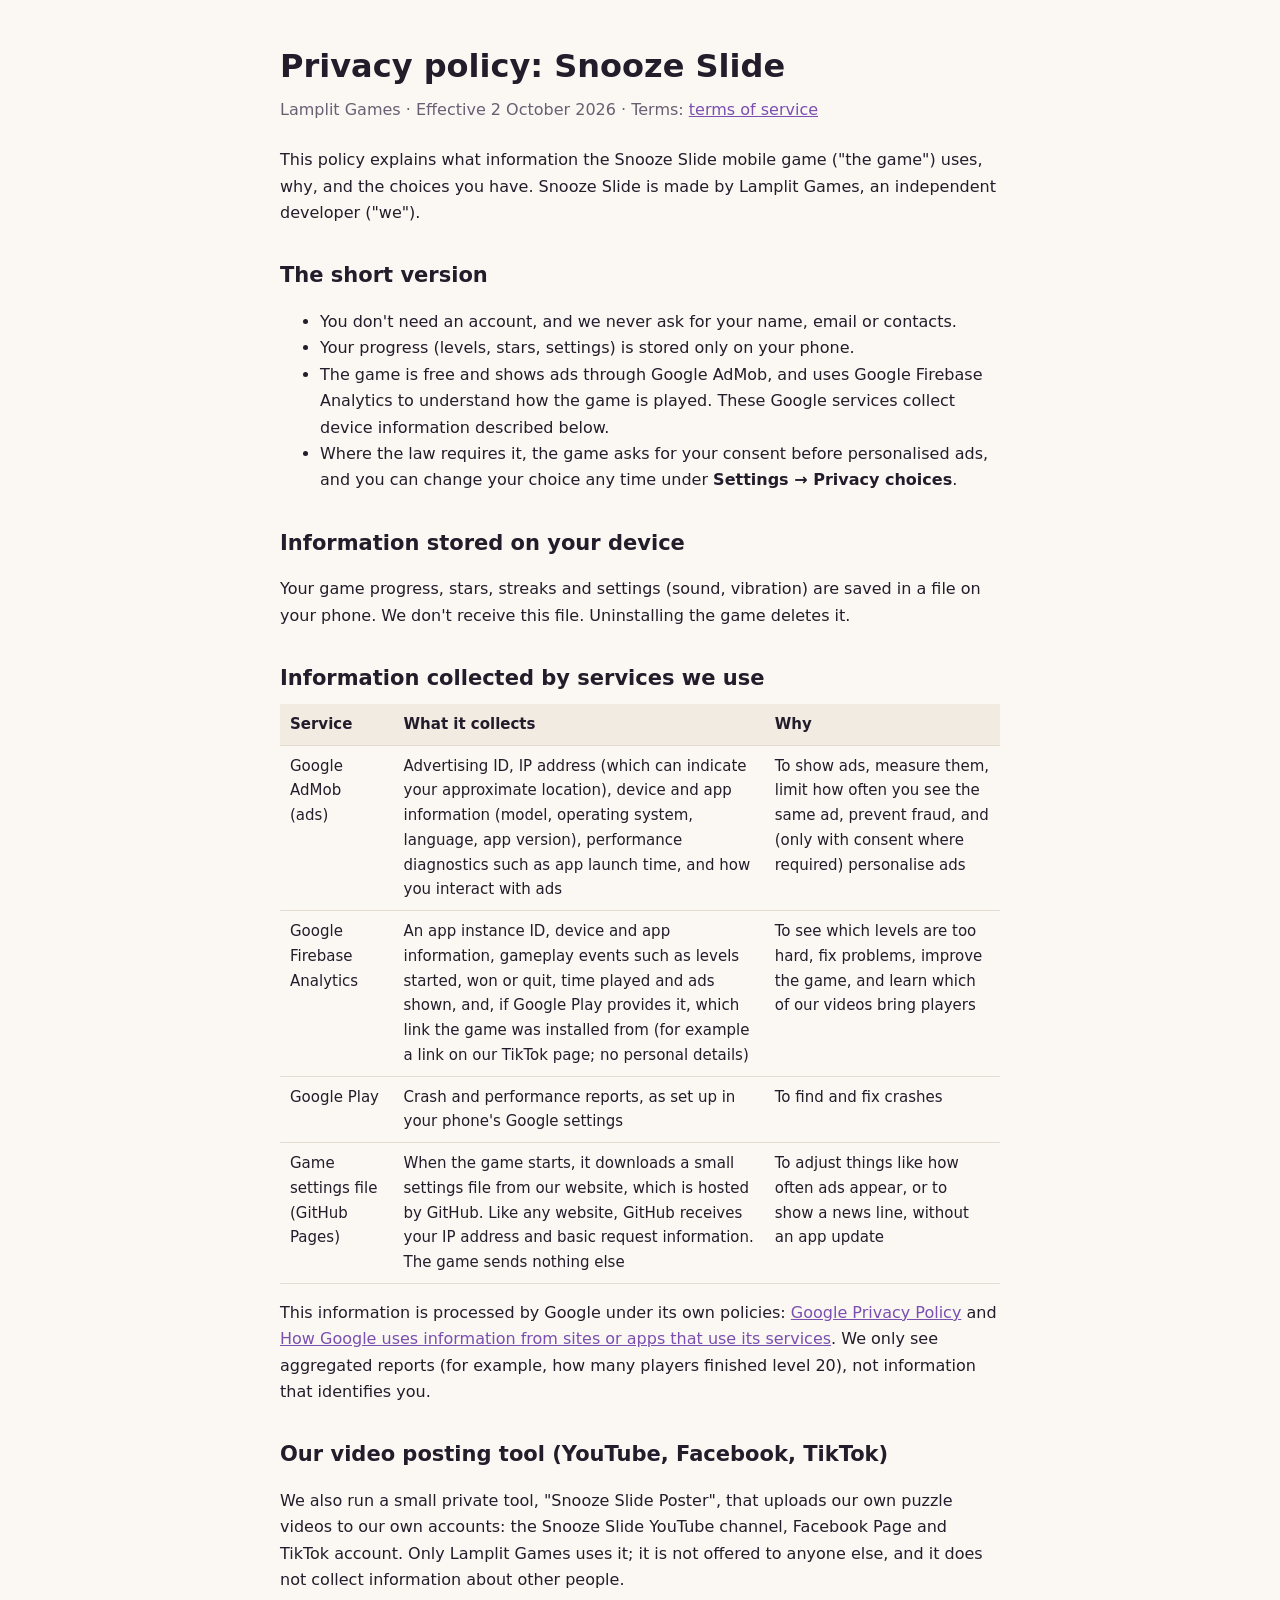
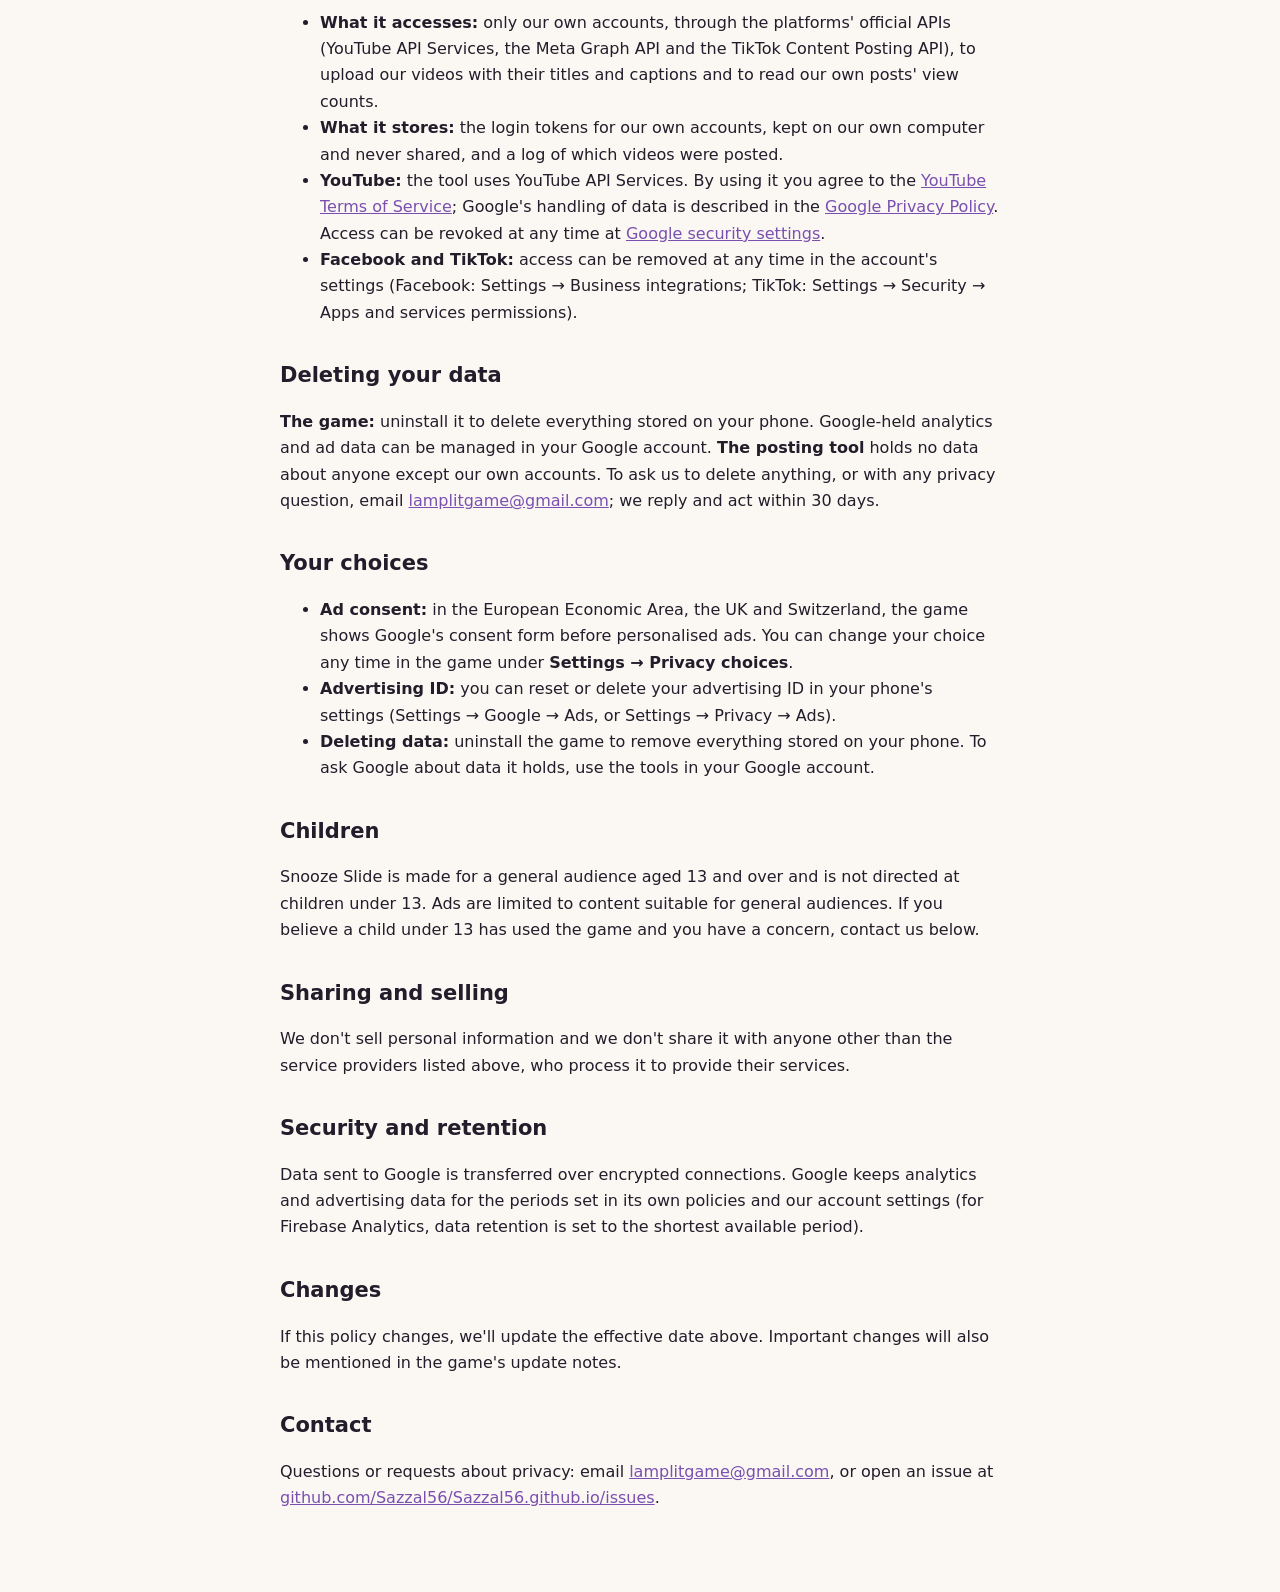
<file: privacy.html>
<!doctype html>
<html lang="en">
<head>
<meta charset="utf-8">
<meta name="viewport" content="width=device-width, initial-scale=1">
<title>Snooze Slide Privacy Policy</title>
<meta name="description" content="What the Snooze Slide cat puzzle game and our video posting tool collect, why, who it is shared with, and how to delete it.">
<link rel="icon" href="/snooze-slide/img/icon.png">
<style>
  body { margin: 0; background: #FBF8F3; color: #231C2B; font: 16px/1.65 system-ui, "Segoe UI", sans-serif; }
  main { max-width: 720px; margin: 0 auto; padding: 40px 20px 64px; }
  h1 { font-size: 32px; margin: 0 0 4px; }
  h2 { font-size: 21px; margin: 32px 0 8px; }
  .meta { color: #6A5E73; margin: 0 0 24px; }
  a { color: #7A4FB0; }
  table { border-collapse: collapse; width: 100%; font-size: 15px; }
  th, td { text-align: left; vertical-align: top; padding: 8px 10px; border-bottom: 1px solid #E4DCD2; }
  th { background: #F1EBE2; }
  .wrap { overflow-x: auto; }
</style>
</head>
<body>
<main>
  <h1>Privacy policy: Snooze Slide</h1>
  <p class="meta">Lamplit Games · Effective 2 October 2026 · Terms: <a href="/terms.html">terms of service</a></p>

  <p>This policy explains what information the Snooze Slide mobile game ("the game") uses, why, and the choices you have. Snooze Slide is made by Lamplit Games, an independent developer ("we").</p>

  <h2>The short version</h2>
  <ul>
    <li>You don't need an account, and we never ask for your name, email or contacts.</li>
    <li>Your progress (levels, stars, settings) is stored only on your phone.</li>
    <li>The game is free and shows ads through Google AdMob, and uses Google Firebase Analytics to understand how the game is played. These Google services collect device information described below.</li>
    <li>Where the law requires it, the game asks for your consent before personalised ads, and you can change your choice any time under <b>Settings → Privacy choices</b>.</li>
  </ul>

  <h2>Information stored on your device</h2>
  <p>Your game progress, stars, streaks and settings (sound, vibration) are saved in a file on your phone. We don't receive this file. Uninstalling the game deletes it.</p>

  <h2>Information collected by services we use</h2>
  <div class="wrap">
  <table>
    <tr><th>Service</th><th>What it collects</th><th>Why</th></tr>
    <tr>
      <td>Google AdMob (ads)</td>
      <td>Advertising ID, IP address (which can indicate your approximate location), device and app information (model, operating system, language, app version), performance diagnostics such as app launch time, and how you interact with ads</td>
      <td>To show ads, measure them, limit how often you see the same ad, prevent fraud, and (only with consent where required) personalise ads</td>
    </tr>
    <tr>
      <td>Google Firebase Analytics</td>
      <td>An app instance ID, device and app information, gameplay events such as levels started, won or quit, time played and ads shown, and, if Google Play provides it, which link the game was installed from (for example a link on our TikTok page; no personal details)</td>
      <td>To see which levels are too hard, fix problems, improve the game, and learn which of our videos bring players</td>
    </tr>
    <tr>
      <td>Google Play</td>
      <td>Crash and performance reports, as set up in your phone's Google settings</td>
      <td>To find and fix crashes</td>
    </tr>
    <tr>
      <td>Game settings file (GitHub Pages)</td>
      <td>When the game starts, it downloads a small settings file from our website, which is hosted by GitHub. Like any website, GitHub receives your IP address and basic request information. The game sends nothing else</td>
      <td>To adjust things like how often ads appear, or to show a news line, without an app update</td>
    </tr>
  </table>
  </div>
  <p>This information is processed by Google under its own policies: <a href="https://policies.google.com/privacy">Google Privacy Policy</a> and <a href="https://policies.google.com/technologies/partner-sites">How Google uses information from sites or apps that use its services</a>. We only see aggregated reports (for example, how many players finished level 20), not information that identifies you.</p>

  <h2>Our video posting tool (YouTube, Facebook, TikTok)</h2>
  <p>We also run a small private tool, "Snooze Slide Poster", that uploads our own puzzle videos to our own accounts: the Snooze Slide YouTube channel, Facebook Page and TikTok account. Only Lamplit Games uses it; it is not offered to anyone else, and it does not collect information about other people.</p>
  <ul>
    <li><b>What it accesses:</b> only our own accounts, through the platforms' official APIs (YouTube API Services, the Meta Graph API and the TikTok Content Posting API), to upload our videos with their titles and captions and to read our own posts' view counts.</li>
    <li><b>What it stores:</b> the login tokens for our own accounts, kept on our own computer and never shared, and a log of which videos were posted.</li>
    <li><b>YouTube:</b> the tool uses YouTube API Services. By using it you agree to the <a href="https://www.youtube.com/t/terms">YouTube Terms of Service</a>; Google's handling of data is described in the <a href="https://policies.google.com/privacy">Google Privacy Policy</a>. Access can be revoked at any time at <a href="https://security.google.com/settings/security/permissions">Google security settings</a>.</li>
    <li><b>Facebook and TikTok:</b> access can be removed at any time in the account's settings (Facebook: Settings → Business integrations; TikTok: Settings → Security → Apps and services permissions).</li>
  </ul>

  <h2 id="delete">Deleting your data</h2>
  <p><b>The game:</b> uninstall it to delete everything stored on your phone. Google-held analytics and ad data can be managed in your Google account. <b>The posting tool</b> holds no data about anyone except our own accounts. To ask us to delete anything, or with any privacy question, email <a href="mailto:lamplitgame@gmail.com">lamplitgame@gmail.com</a>; we reply and act within 30 days.</p>

  <h2>Your choices</h2>
  <ul>
    <li><b>Ad consent:</b> in the European Economic Area, the UK and Switzerland, the game shows Google's consent form before personalised ads. You can change your choice any time in the game under <b>Settings → Privacy choices</b>.</li>
    <li><b>Advertising ID:</b> you can reset or delete your advertising ID in your phone's settings (Settings → Google → Ads, or Settings → Privacy → Ads).</li>
    <li><b>Deleting data:</b> uninstall the game to remove everything stored on your phone. To ask Google about data it holds, use the tools in your Google account.</li>
  </ul>

  <h2>Children</h2>
  <p>Snooze Slide is made for a general audience aged 13 and over and is not directed at children under 13. Ads are limited to content suitable for general audiences. If you believe a child under 13 has used the game and you have a concern, contact us below.</p>

  <h2>Sharing and selling</h2>
  <p>We don't sell personal information and we don't share it with anyone other than the service providers listed above, who process it to provide their services.</p>

  <h2>Security and retention</h2>
  <p>Data sent to Google is transferred over encrypted connections. Google keeps analytics and advertising data for the periods set in its own policies and our account settings (for Firebase Analytics, data retention is set to the shortest available period).</p>

  <h2>Changes</h2>
  <p>If this policy changes, we'll update the effective date above. Important changes will also be mentioned in the game's update notes.</p>

  <h2>Contact</h2>
  <p>Questions or requests about privacy: email <a href="mailto:lamplitgame@gmail.com">lamplitgame@gmail.com</a>, or open an issue at <a href="https://github.com/Sazzal56/Sazzal56.github.io/issues">github.com/Sazzal56/Sazzal56.github.io/issues</a>.</p>
</main>
</body>
</html>
</file>
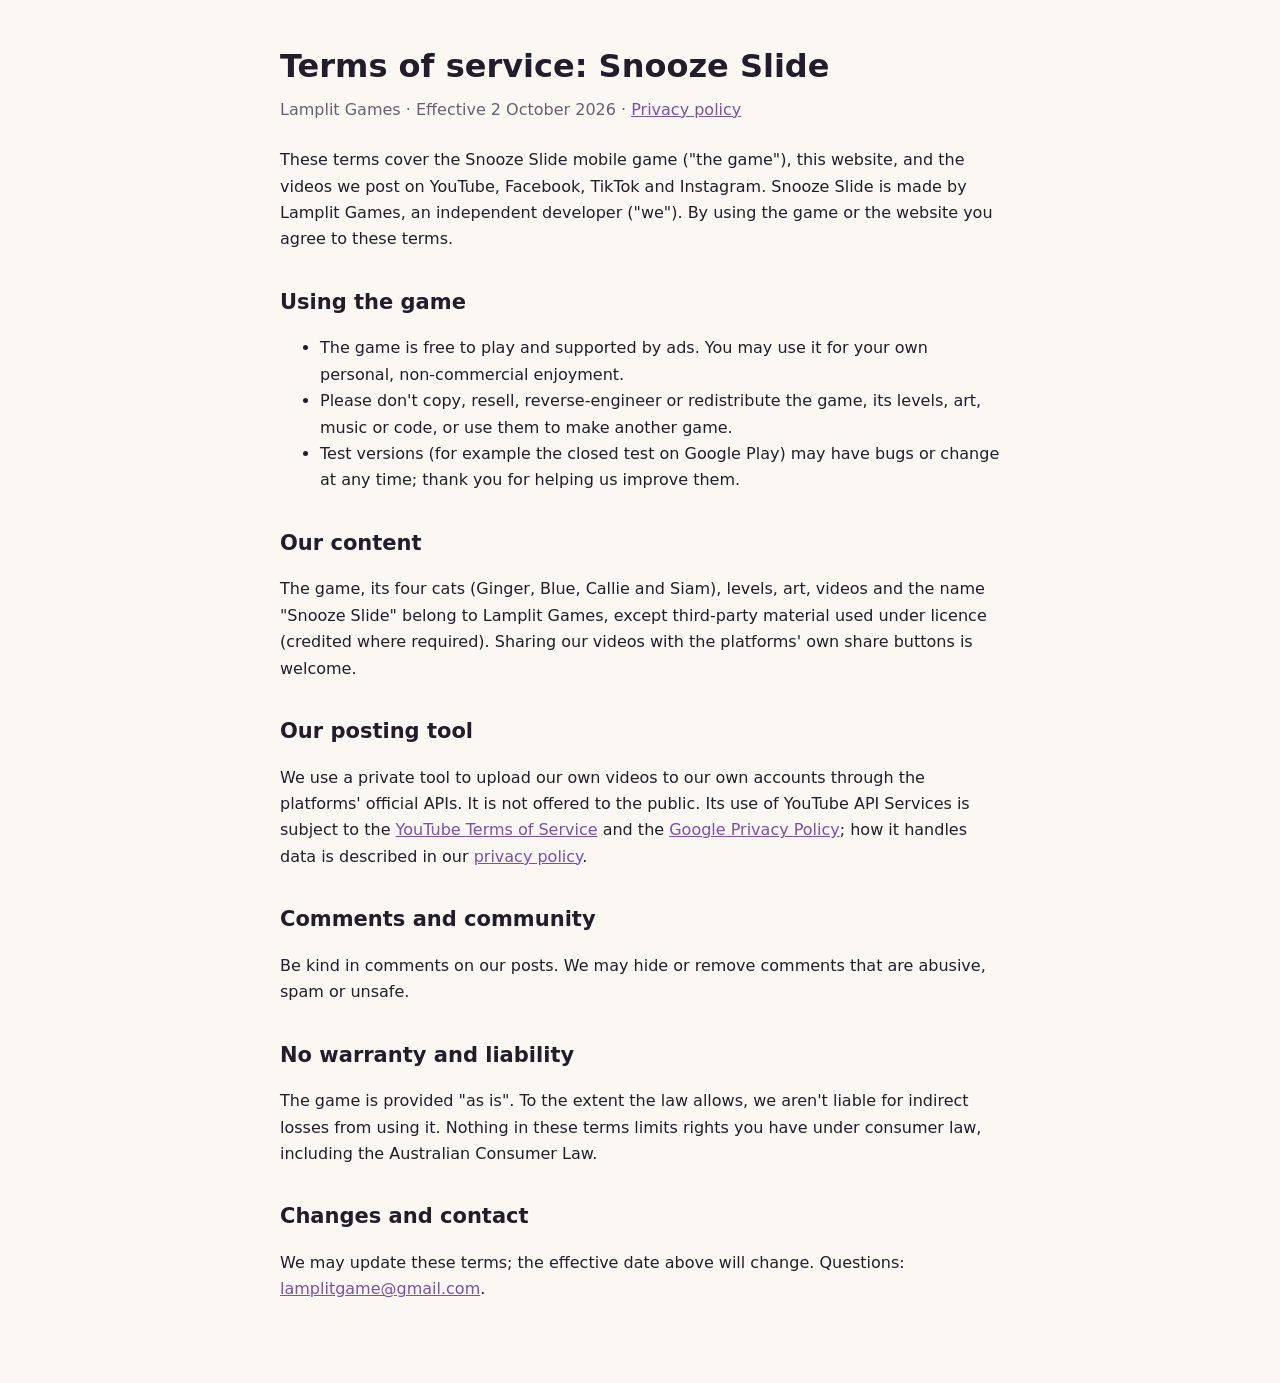
<file: terms.html>
<!doctype html>
<html lang="en">
<head>
<meta charset="utf-8">
<meta name="viewport" content="width=device-width, initial-scale=1">
<title>Snooze Slide Terms of Service</title>
<meta name="description" content="Terms of service for the Snooze Slide cat puzzle game and its videos, by Lamplit Games.">
<link rel="icon" href="/snooze-slide/img/icon.png">
<style>
  body { margin: 0; background: #FBF8F3; color: #231C2B; font: 16px/1.65 system-ui, "Segoe UI", sans-serif; }
  main { max-width: 720px; margin: 0 auto; padding: 40px 20px 64px; }
  h1 { font-size: 32px; margin: 0 0 4px; }
  h2 { font-size: 21px; margin: 32px 0 8px; }
  .meta { color: #6A5E73; margin: 0 0 24px; }
  a { color: #7A4FB0; }
  table { border-collapse: collapse; width: 100%; font-size: 15px; }
  th, td { text-align: left; vertical-align: top; padding: 8px 10px; border-bottom: 1px solid #E4DCD2; }
  th { background: #F1EBE2; }
  .wrap { overflow-x: auto; }
</style>
</head>
<body>
<main>
  <h1>Terms of service: Snooze Slide</h1>
  <p class="meta">Lamplit Games · Effective 2 October 2026 · <a href="/privacy.html">Privacy policy</a></p>

  <p>These terms cover the Snooze Slide mobile game ("the game"), this website, and the videos we post on YouTube, Facebook, TikTok and Instagram. Snooze Slide is made by Lamplit Games, an independent developer ("we"). By using the game or the website you agree to these terms.</p>

  <h2>Using the game</h2>
  <ul>
    <li>The game is free to play and supported by ads. You may use it for your own personal, non-commercial enjoyment.</li>
    <li>Please don't copy, resell, reverse-engineer or redistribute the game, its levels, art, music or code, or use them to make another game.</li>
    <li>Test versions (for example the closed test on Google Play) may have bugs or change at any time; thank you for helping us improve them.</li>
  </ul>

  <h2>Our content</h2>
  <p>The game, its four cats (Ginger, Blue, Callie and Siam), levels, art, videos and the name "Snooze Slide" belong to Lamplit Games, except third-party material used under licence (credited where required). Sharing our videos with the platforms' own share buttons is welcome.</p>

  <h2>Our posting tool</h2>
  <p>We use a private tool to upload our own videos to our own accounts through the platforms' official APIs. It is not offered to the public. Its use of YouTube API Services is subject to the <a href="https://www.youtube.com/t/terms">YouTube Terms of Service</a> and the <a href="https://policies.google.com/privacy">Google Privacy Policy</a>; how it handles data is described in our <a href="/privacy.html">privacy policy</a>.</p>

  <h2>Comments and community</h2>
  <p>Be kind in comments on our posts. We may hide or remove comments that are abusive, spam or unsafe.</p>

  <h2>No warranty and liability</h2>
  <p>The game is provided "as is". To the extent the law allows, we aren't liable for indirect losses from using it. Nothing in these terms limits rights you have under consumer law, including the Australian Consumer Law.</p>

  <h2>Changes and contact</h2>
  <p>We may update these terms; the effective date above will change. Questions: <a href="mailto:lamplitgame@gmail.com">lamplitgame@gmail.com</a>.</p>
</main>
</body>
</html>
</file>
<file: snooze-slide/blog/blog.css>
:root { --plum: #8A5A86; --plum-deep: #66405F; --night: #2A2033; --cream: #FFFAF3; --ink: #5B4036; --muted: #77645A; --gold: #F4B546; --go: #2F8540; --go-lip: #236632; }
* { box-sizing: border-box; }
body { margin: 0; background: var(--cream); color: var(--ink); font: 19px/1.65 "Fredoka", system-ui, sans-serif; }
a { color: var(--plum-deep); }
.wrap { max-width: 760px; margin: 0 auto; padding: 0 20px; }
header { background: linear-gradient(180deg, #3B2A48 0%, var(--plum-deep) 100%); }
.bar { display: flex; align-items: center; justify-content: space-between; padding-top: 14px; padding-bottom: 14px; }
.brand { display: flex; align-items: center; gap: 10px; color: #FFF6EA; text-decoration: none; font-weight: 600; font-size: 22px; }
.brand img { border-radius: 10px; }
nav { white-space: nowrap; }
nav a { color: #EBDDF0; text-decoration: none; margin-left: 18px; font-weight: 500; }
main { padding-top: 36px; padding-bottom: 20px; }
h1 { font-size: clamp(32px, 6vw, 46px); line-height: 1.12; margin: 0 0 10px; font-weight: 600; color: var(--plum-deep); }
h2 { font-size: 28px; margin: 40px 0 8px; font-weight: 600; color: var(--plum-deep); }
.meta { color: var(--muted); margin: 0 0 24px; font-size: 17px; }
.lead { font-size: 21px; }
figure { margin: 26px 0; }
figure img, figure video { display: block; width: min(100%, 380px); margin: 0 auto; border-radius: 22px; box-shadow: 0 10px 30px rgba(91,64,54,.16); height: auto; }
figure video { aspect-ratio: 9 / 16; background: #1E1726; }
figcaption { text-align: center; color: var(--muted); font-size: 16px; padding-top: 10px; }
details { background: #fff; border-radius: 18px; padding: 14px 20px; margin: 0 0 12px; box-shadow: 0 4px 14px rgba(91,64,54,.06); }
summary { font-weight: 600; cursor: pointer; }
details p, details ol { margin: 10px 0 4px; }
ol.moves { padding-left: 26px; }
ol.moves b { display: inline-block; width: 1.4em; font-size: 22px; }
.pager { display: flex; justify-content: space-between; gap: 16px; margin: 34px 0 0; font-weight: 500; }
.cards { display: grid; grid-template-columns: repeat(auto-fill, minmax(220px, 1fr)); gap: 18px; padding: 0; list-style: none; }
.cards a { display: block; background: #fff; border-radius: 20px; overflow: hidden; text-decoration: none; color: inherit; box-shadow: 0 6px 20px rgba(91,64,54,.08); height: 100%; }
.cards img { width: 100%; aspect-ratio: 4 / 3; object-fit: cover; object-position: center 42%; display: block; }
.cards span { display: block; padding: 12px 16px 4px; font-weight: 600; color: var(--plum-deep); line-height: 1.3; }
.cards small { display: block; padding: 0 16px 14px; color: var(--muted); font-size: 15px; }
.cta { display: flex; align-items: center; gap: 18px; justify-content: space-between; background: #F3E9F2; border-radius: 22px; padding: 20px 24px; margin: 44px 0 28px; font-size: 17px; }
.btn { flex: none; display: inline-block; background: var(--go); color: #fff; text-decoration: none; font-weight: 600; padding: 12px 22px; border-radius: 16px; box-shadow: 0 5px 0 var(--go-lip); }
footer { background: var(--night); color: #CFC2D8; padding: 28px 0; font-size: 15px; }
footer a { color: var(--gold); }
@media (max-width: 600px) { .cta { flex-direction: column; text-align: center; } nav a { margin-left: 12px; font-size: 16px; } .brand { font-size: 19px; white-space: nowrap; } .brand img { width: 34px; height: 34px; } }
</file>
